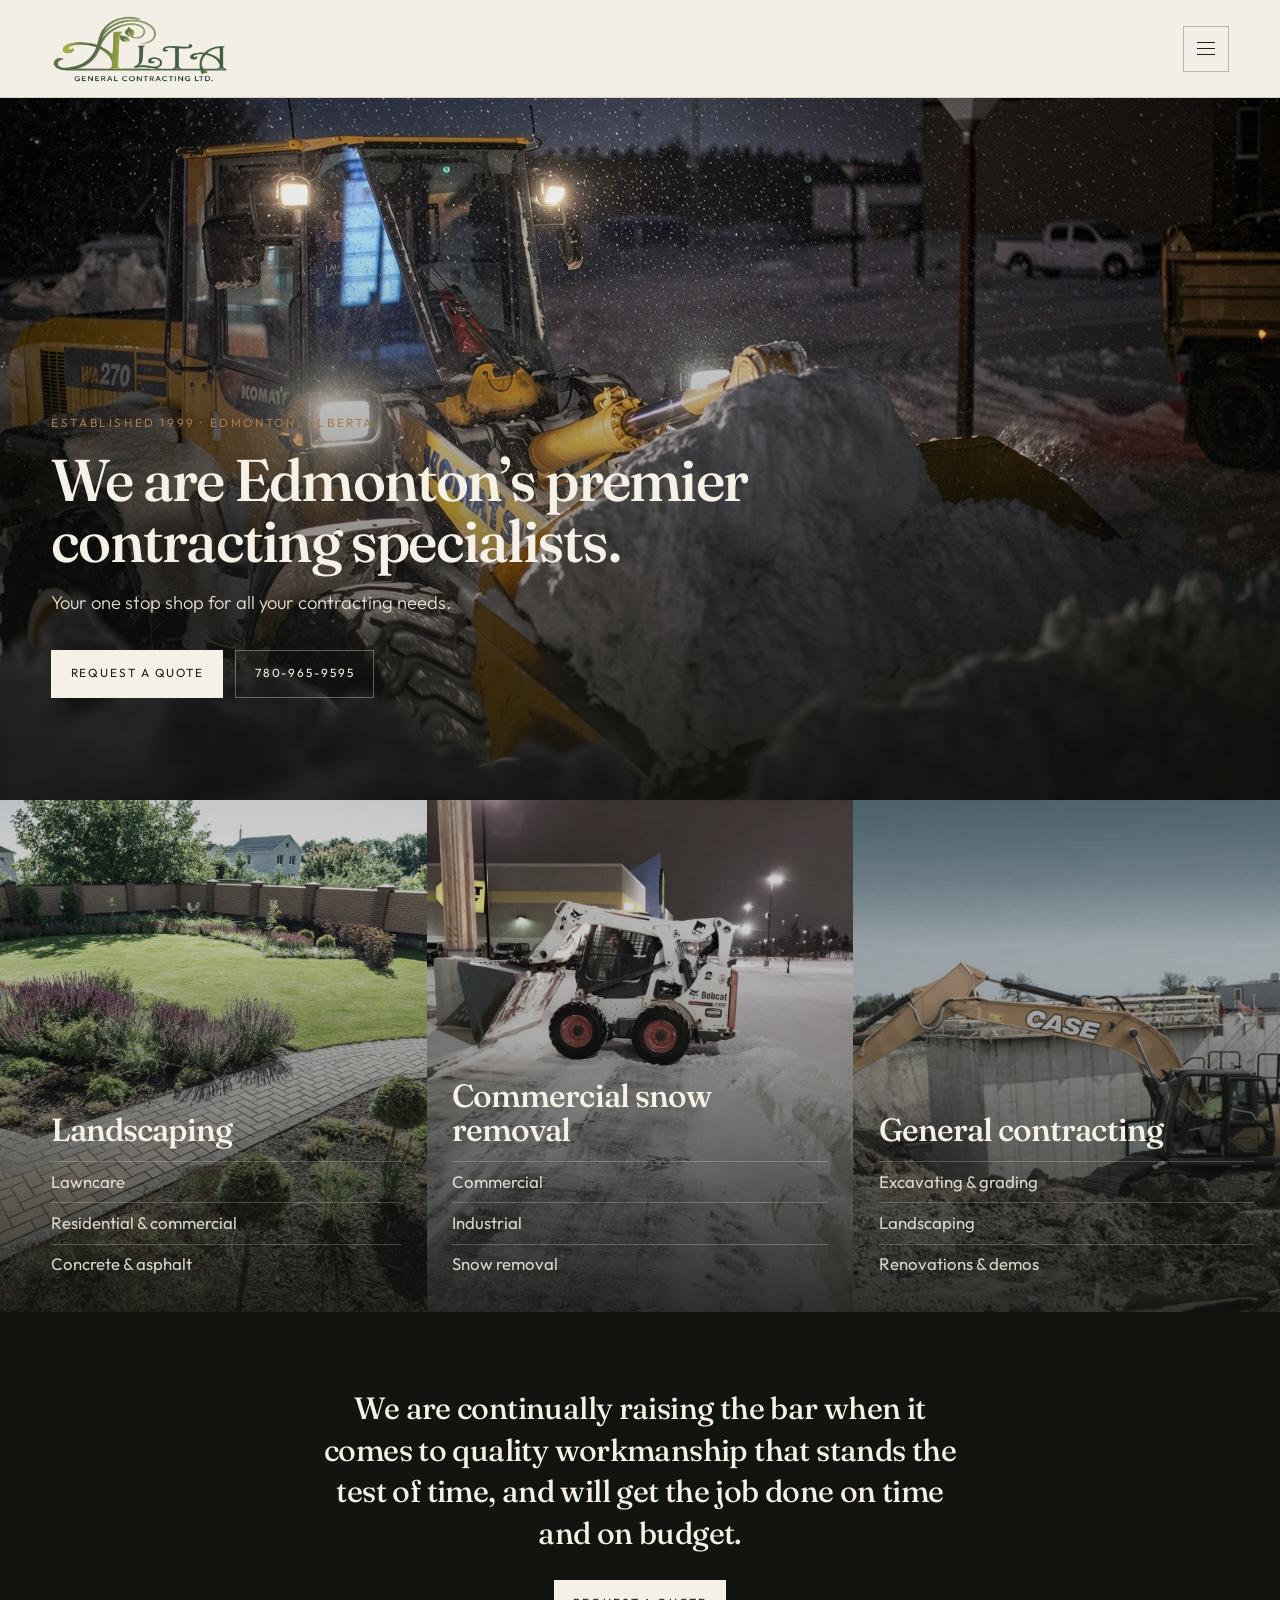
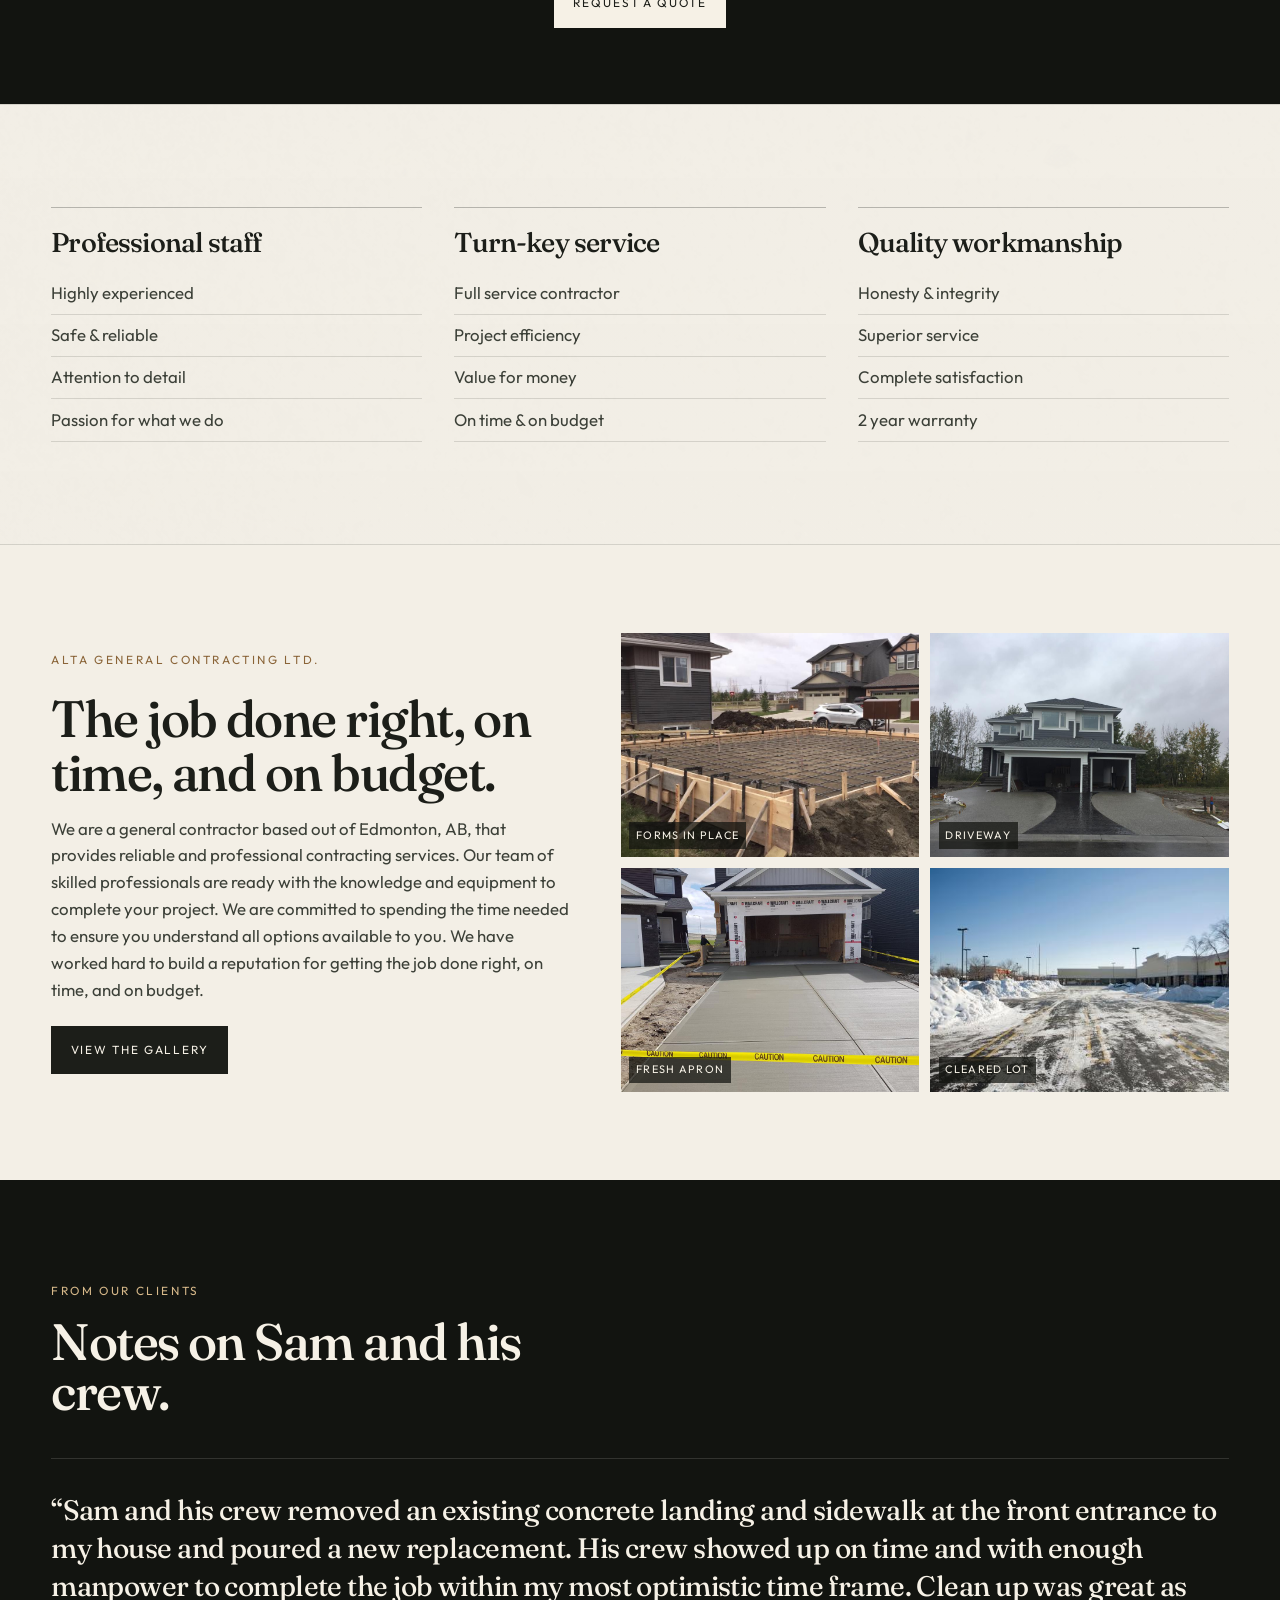
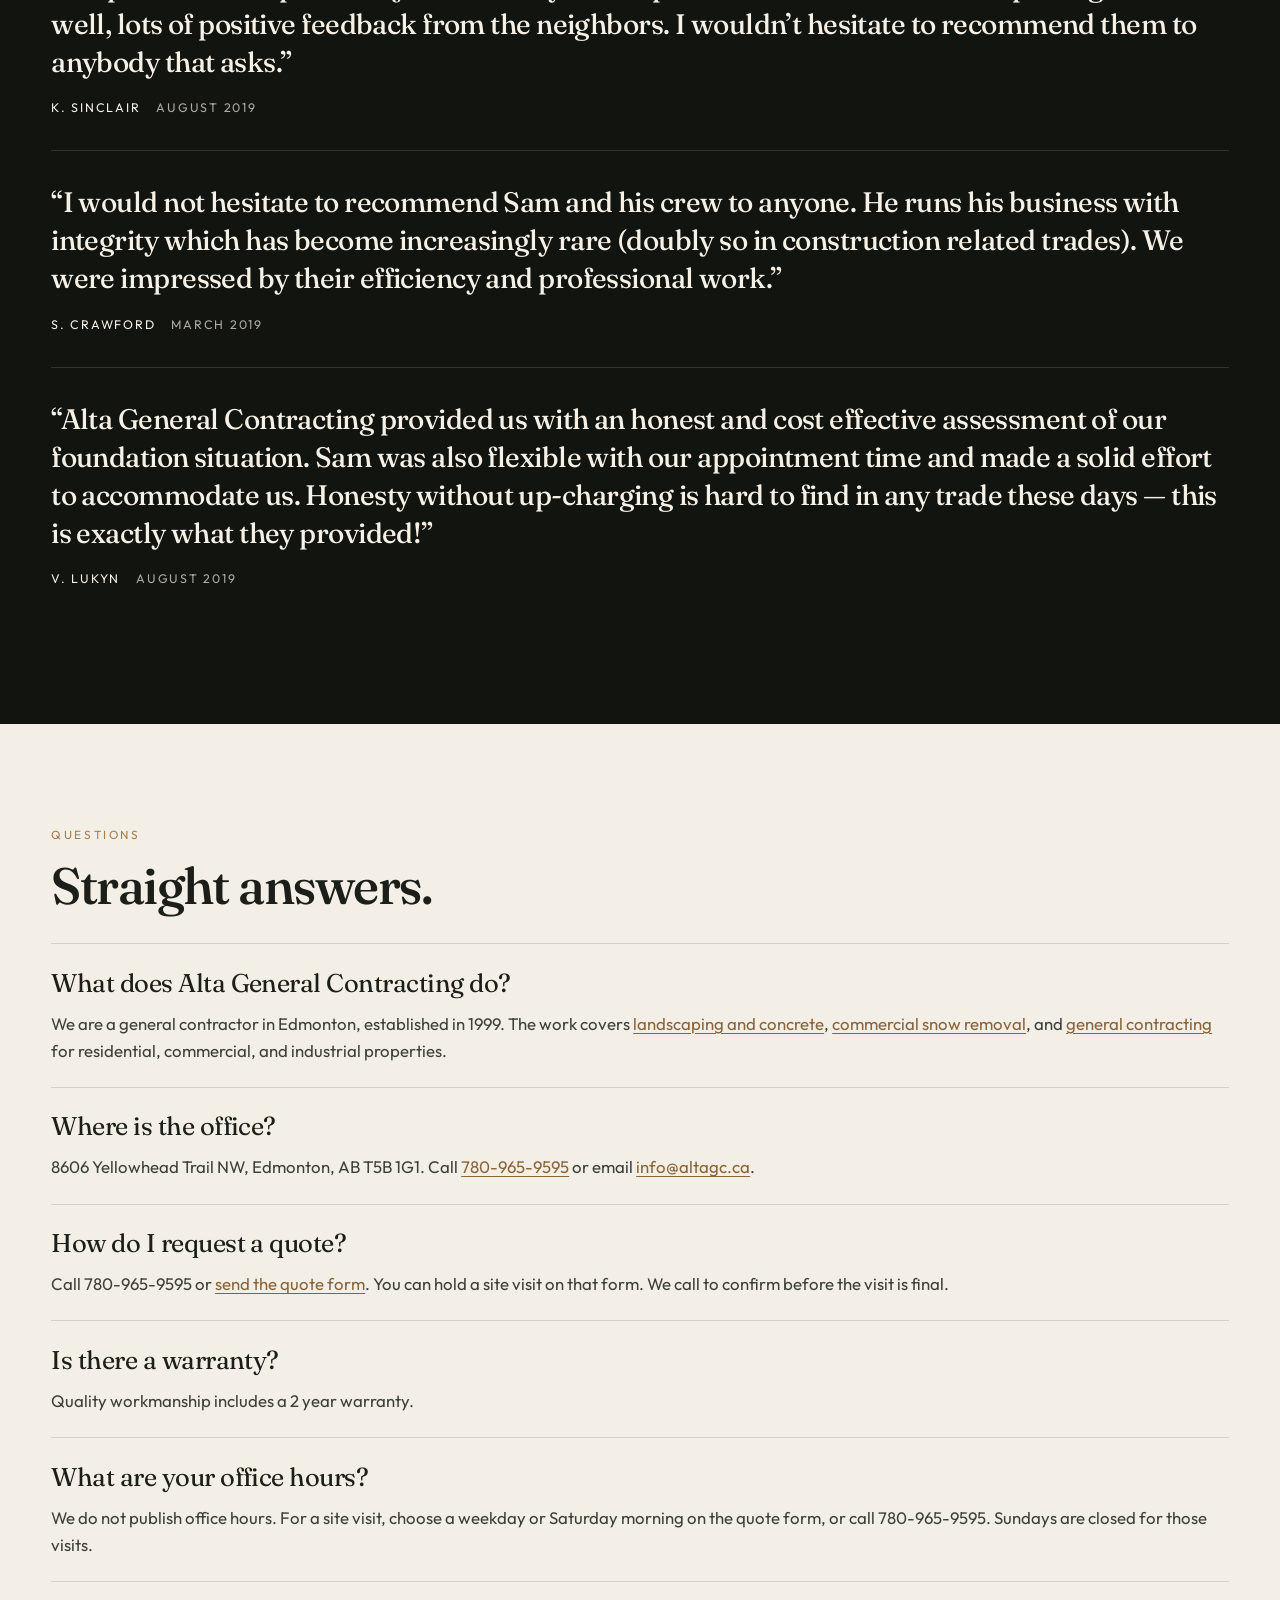
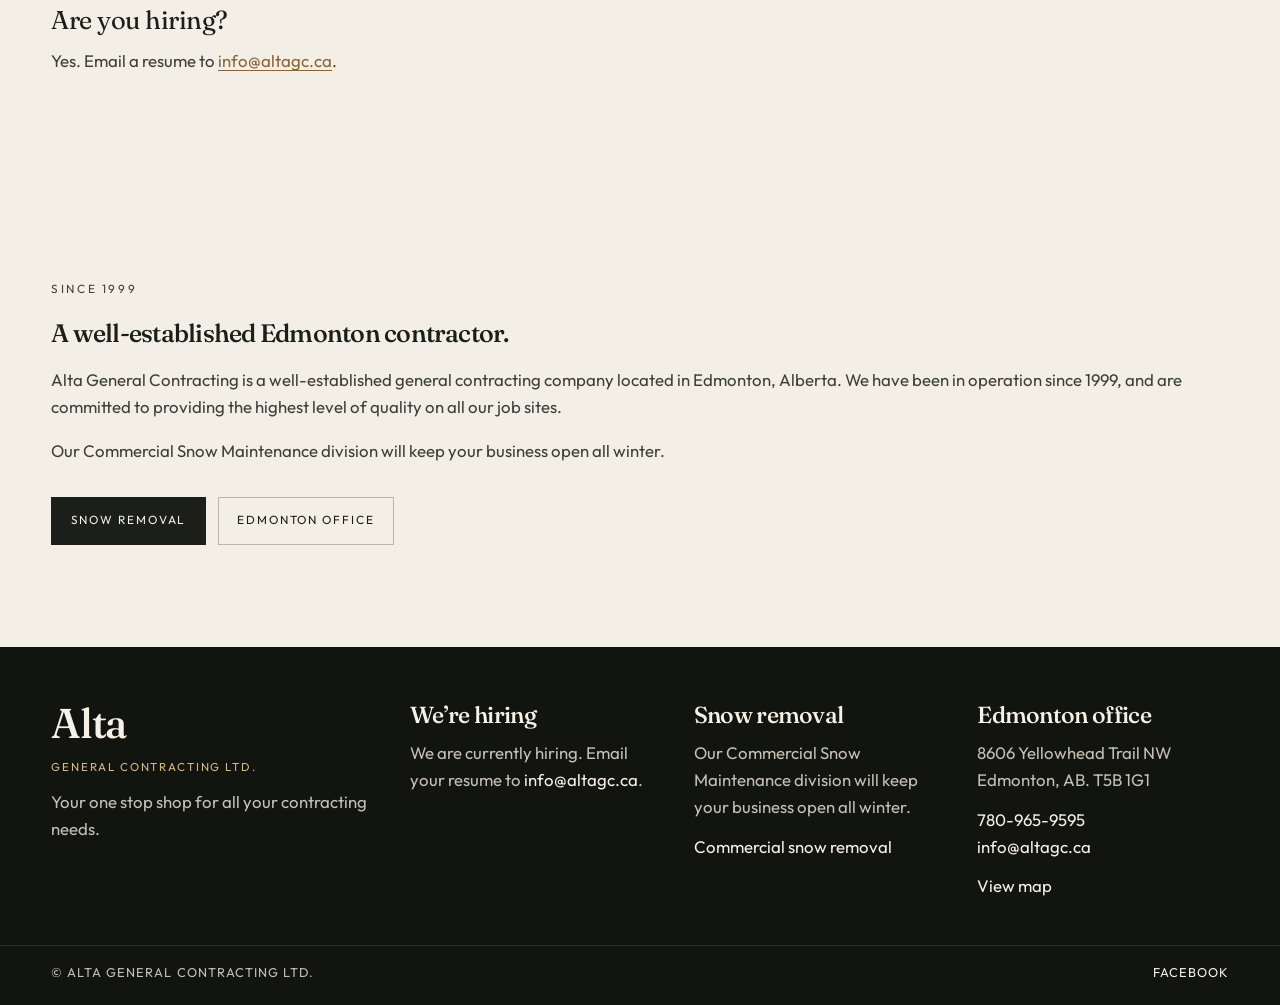
<file: index.html>
<!DOCTYPE html>
<html lang="en-CA">
<head>
  <meta charset="utf-8">
  <meta name="viewport" content="width=device-width, initial-scale=1">
  <title>Alta General Contracting Ltd. | Edmonton</title>
  <meta name="description" content="Alta General Contracting Ltd. is an Edmonton general contractor, established in 1999, for landscaping, concrete, commercial snow removal, and general contracting.">
  <link rel="icon" href="images/logo.png">
  <link rel="preconnect" href="https://fonts.googleapis.com">
  <link rel="preconnect" href="https://fonts.gstatic.com" crossorigin>
  <link href="https://fonts.googleapis.com/css2?family=Fraunces:ital,opsz,wght@0,9..144,460;0,9..144,520;1,9..144,460&family=Outfit:wght@300;400;500&display=swap" rel="stylesheet">
  <link rel="stylesheet" href="css/styles.css">
  <link rel="canonical" href="https://www.altagc.ca/">
  <meta property="og:title" content="Alta General Contracting Ltd. | Edmonton">
  <meta property="og:description" content="Alta General Contracting Ltd. is an Edmonton general contractor, established in 1999, for landscaping, concrete, commercial snow removal, and general contracting.">
  <meta property="og:url" content="https://www.altagc.ca/">
  <meta property="og:type" content="website">
  <meta property="og:locale" content="en_CA">
  <meta property="og:image" content="https://www.altagc.ca/images/snow.jpg">
  <meta property="og:site_name" content="Alta General Contracting Ltd.">
  <script type="application/ld+json">
{
  "@context": "https://schema.org",
  "@graph": [
    {
      "@type": "GeneralContractor",
      "@id": "https://www.altagc.ca/#business",
      "name": "Alta General Contracting Ltd.",
      "url": "https://www.altagc.ca/",
      "image": "https://www.altagc.ca/images/logo.png",
      "logo": "https://www.altagc.ca/images/logo.png",
      "telephone": "+1-780-965-9595",
      "email": "info@altagc.ca",
      "foundingDate": "1999",
      "slogan": "Your one stop shop for all your contracting needs.",
      "description": "Edmonton general contractor established in 1999, for landscaping, concrete, commercial snow removal, and general contracting.",
      "address": {
        "@type": "PostalAddress",
        "streetAddress": "8606 Yellowhead Trail NW",
        "addressLocality": "Edmonton",
        "addressRegion": "AB",
        "postalCode": "T5B 1G1",
        "addressCountry": "CA"
      },
      "geo": {
        "@type": "GeoCoordinates",
        "latitude": 53.58176,
        "longitude": -113.47315
      },
      "areaServed": {
        "@type": "City",
        "name": "Edmonton"
      },
      "sameAs": [
        "https://www.facebook.com/Alta-General-Contracting-1732578796958495/"
      ],
      "hasOfferCatalog": {
        "@type": "OfferCatalog",
        "name": "Contracting services",
        "itemListElement": [
          {
            "@type": "Offer",
            "itemOffered": {
              "@type": "Service",
              "name": "Landscaping",
              "url": "https://www.altagc.ca/landscaping.html"
            }
          },
          {
            "@type": "Offer",
            "itemOffered": {
              "@type": "Service",
              "name": "Commercial snow removal",
              "url": "https://www.altagc.ca/snow.html"
            }
          },
          {
            "@type": "Offer",
            "itemOffered": {
              "@type": "Service",
              "name": "General contracting",
              "url": "https://www.altagc.ca/contracting.html"
            }
          }
        ]
      }
    },
    {
      "@type": "BreadcrumbList",
      "@id": "https://www.altagc.ca/#breadcrumb",
      "itemListElement": [
        {
          "@type": "ListItem",
          "position": 1,
          "name": "Home",
          "item": "https://www.altagc.ca/"
        }
      ]
    },
    {
      "@type": "FAQPage",
      "@id": "https://www.altagc.ca/#faq",
      "mainEntity": [
        {
          "@type": "Question",
          "name": "What does Alta General Contracting do?",
          "acceptedAnswer": {
            "@type": "Answer",
            "text": "We are a general contractor in Edmonton, established in 1999. The work covers landscaping and concrete, commercial snow removal, and general contracting for residential, commercial, and industrial properties."
          }
        },
        {
          "@type": "Question",
          "name": "Where is the office?",
          "acceptedAnswer": {
            "@type": "Answer",
            "text": "8606 Yellowhead Trail NW, Edmonton, AB T5B 1G1. Call 780-965-9595 or email info@altagc.ca."
          }
        },
        {
          "@type": "Question",
          "name": "How do I request a quote?",
          "acceptedAnswer": {
            "@type": "Answer",
            "text": "Call 780-965-9595 or send the quote form. You can hold a site visit on that form. We call to confirm before the visit is final."
          }
        },
        {
          "@type": "Question",
          "name": "Is there a warranty?",
          "acceptedAnswer": {
            "@type": "Answer",
            "text": "Quality workmanship includes a 2 year warranty."
          }
        },
        {
          "@type": "Question",
          "name": "What are your office hours?",
          "acceptedAnswer": {
            "@type": "Answer",
            "text": "We do not publish office hours. For a site visit, choose a weekday or Saturday morning on the quote form, or call 780-965-9595. Sundays are closed for those visits."
          }
        },
        {
          "@type": "Question",
          "name": "Are you hiring?",
          "acceptedAnswer": {
            "@type": "Answer",
            "text": "Yes. Email a resume to info@altagc.ca."
          }
        }
      ]
    }
  ]
}
  </script>
</head>
<body>
  <a class="skip" href="#main">Skip to content</a>
  <header class="site-header">
    <div class="header-inner">
      <a class="brand" href="index.html"><img src="images/logo.png" alt="Alta General Contracting Ltd." width="1140" height="448"></a>
      <button class="nav-toggle" type="button" aria-expanded="false" aria-controls="site-nav">
        <span class="nav-toggle-lines" aria-hidden="true"></span>
        <span class="sr">Menu</span>
      </button>
      <nav id="site-nav" class="site-nav" aria-label="Primary">
        <a href="about.html">About</a>
        <a href="landscaping.html">Landscaping</a>
        <a href="snow.html">Snow Removal</a>
        <a href="contracting.html">Contracting</a>
        <a href="gallery.html">Gallery</a>
        <a href="contact.html">Contact</a>
        <a class="nav-phone" href="tel:7809659595">780-965-9595</a>
        <a class="nav-quote" href="quote.html">Request a Quote</a>
      </nav>
    </div>
  </header>

  <main id="main">
    <section class="hero">
      <figure class="hero-photo">
        <img src="images/snow.jpg" alt="Wheel loader clearing snow from a commercial lot at night" width="1280" height="720" fetchpriority="high">
      </figure>
      <div class="hero-copy">
        <p class="eyebrow">Established 1999 · Edmonton, Alberta</p>
        <h1>We are Edmonton’s premier contracting specialists.</h1>
        <p class="lede">Your one stop shop for all your contracting needs.</p>
        <div class="hero-actions">
          <a class="btn" href="quote.html">Request a quote</a>
          <a class="btn ghost" href="tel:7809659595">780-965-9595</a>
        </div>
      </div>
    </section>

    <section class="services" aria-label="Services">
      <a href="landscaping.html">
        <img src="images/gallery/19.jpg" alt="" width="1024" height="576">
        <span class="service-copy">
          <h2>Landscaping</h2>
          <ul>
            <li>Lawncare</li>
            <li>Residential &amp; commercial</li>
            <li>Concrete &amp; asphalt</li>
          </ul>
        </span>
      </a>
      <a href="snow.html">
        <img src="images/gallery/13.jpg" alt="" width="1024" height="768">
        <span class="service-copy">
          <h2>Commercial snow removal</h2>
          <ul>
            <li>Commercial</li>
            <li>Industrial</li>
            <li>Snow removal</li>
          </ul>
        </span>
      </a>
      <a href="contracting.html">
        <img src="images/gallery/23.jpg" alt="" width="1024" height="684">
        <span class="service-copy">
          <h2>General contracting</h2>
          <ul>
            <li>Excavating &amp; grading</li>
            <li>Landscaping</li>
            <li>Renovations &amp; demos</li>
          </ul>
        </span>
      </a>
    </section>

    <section class="quote-band">
      <p>We are continually raising the bar when it comes to quality workmanship that stands the test of time, and will get the job done on time and on budget.</p>
      <a class="btn" href="quote.html">Request a quote</a>
    </section>

    <section class="standard">
      <div class="section">
        <div class="pillars">
          <article class="pillar">
            <h3>Professional staff</h3>
            <ul>
              <li>Highly experienced</li>
              <li>Safe &amp; reliable</li>
              <li>Attention to detail</li>
              <li>Passion for what we do</li>
            </ul>
          </article>
          <article class="pillar">
            <h3>Turn-key service</h3>
            <ul>
              <li>Full service contractor</li>
              <li>Project efficiency</li>
              <li>Value for money</li>
              <li>On time &amp; on budget</li>
            </ul>
          </article>
          <article class="pillar">
            <h3>Quality workmanship</h3>
            <ul>
              <li>Honesty &amp; integrity</li>
              <li>Superior service</li>
              <li>Complete satisfaction</li>
              <li>2 year warranty</li>
            </ul>
          </article>
        </div>
      </div>
    </section>

    <section class="proof">
      <div class="proof-copy">
        <p class="eyebrow">Alta General Contracting Ltd.</p>
        <h2>The job done right, on time, and on budget.</h2>
        <p>We are a general contractor based out of Edmonton, AB, that provides reliable and professional contracting services. Our team of skilled professionals are ready with the knowledge and equipment to complete your project. We are committed to spending the time needed to ensure you understand all options available to you. We have worked hard to build a reputation for getting the job done right, on time, and on budget.</p>
        <a class="btn dark" href="gallery.html">View the gallery</a>
      </div>
      <div class="proof-grid">
        <a href="gallery.html">
          <img src="images/gallery/05.jpg" alt="Concrete forms set for a pour beside a new house" width="1024" height="575">
          <span>Forms in place</span>
        </a>
        <a href="gallery.html">
          <img src="images/gallery/01.jpg" alt="New house with a concrete driveway and front walk" width="1024" height="768">
          <span>Driveway</span>
        </a>
        <a href="gallery.html">
          <img src="images/gallery/07.jpg" alt="Fresh concrete garage apron with caution tape" width="1024" height="768">
          <span>Fresh apron</span>
        </a>
        <a href="gallery.html">
          <img src="images/gallery/14.jpg" alt="Cleared shopping plaza parking lot with snow piles" width="478" height="319">
          <span>Cleared lot</span>
        </a>
      </div>
    </section>

    <section class="reviews">
      <div class="section">
        <p class="eyebrow">From our clients</p>
        <h2 class="display">Notes on Sam and his crew.</h2>
        <div class="quote-list">
          <article class="quote">
            <blockquote>“Sam and his crew removed an existing concrete landing and sidewalk at the front entrance to my house and poured a new replacement. His crew showed up on time and with enough manpower to complete the job within my most optimistic time frame. Clean up was great as well, lots of positive feedback from the neighbors. I wouldn’t hesitate to recommend them to anybody that asks.”</blockquote>
            <footer>
              <cite>K. Sinclair</cite>
              <span>August 2019</span>
            </footer>
          </article>
          <article class="quote">
            <blockquote>“I would not hesitate to recommend Sam and his crew to anyone. He runs his business with integrity which has become increasingly rare (doubly so in construction related trades). We were impressed by their efficiency and professional work.”</blockquote>
            <footer>
              <cite>S. Crawford</cite>
              <span>March 2019</span>
            </footer>
          </article>
          <article class="quote">
            <blockquote>“Alta General Contracting provided us with an honest and cost effective assessment of our foundation situation. Sam was also flexible with our appointment time and made a solid effort to accommodate us. Honesty without up-charging is hard to find in any trade these days — this is exactly what they provided!”</blockquote>
            <footer>
              <cite>V. Lukyn</cite>
              <span>August 2019</span>
            </footer>
          </article>
        </div>
      </div>
    </section>

    <section class="section faq" aria-labelledby="faq-title">
      <p class="eyebrow">Questions</p>
      <h2 id="faq-title" class="display">Straight answers.</h2>
      <dl class="faq-list">
        <div>
          <dt>What does Alta General Contracting do?</dt>
          <dd>We are a general contractor in Edmonton, established in 1999. The work covers <a href="landscaping.html">landscaping and concrete</a>, <a href="snow.html">commercial snow removal</a>, and <a href="contracting.html">general contracting</a> for residential, commercial, and industrial properties.</dd>
        </div>
        <div>
          <dt>Where is the office?</dt>
          <dd>8606 Yellowhead Trail NW, Edmonton, AB T5B 1G1. Call <a href="tel:7809659595">780-965-9595</a> or email <a href="mailto:info@altagc.ca">info@altagc.ca</a>.</dd>
        </div>
        <div>
          <dt>How do I request a quote?</dt>
          <dd>Call 780-965-9595 or <a href="quote.html">send the quote form</a>. You can hold a site visit on that form. We call to confirm before the visit is final.</dd>
        </div>
        <div>
          <dt>Is there a warranty?</dt>
          <dd>Quality workmanship includes a 2 year warranty.</dd>
        </div>
        <div>
          <dt>What are your office hours?</dt>
          <dd>We do not publish office hours. For a site visit, choose a weekday or Saturday morning on the quote form, or call 780-965-9595. Sundays are closed for those visits.</dd>
        </div>
        <div>
          <dt>Are you hiring?</dt>
          <dd>Yes. Email a resume to <a href="mailto:info@altagc.ca">info@altagc.ca</a>.</dd>
        </div>
      </dl>
    </section>

    <section class="section">
      <div class="prose">
        <p class="eyebrow">Since 1999</p>
        <h2>A well-established Edmonton contractor.</h2>
        <p>Alta General Contracting is a well-established general contracting company located in Edmonton, Alberta. We have been in operation since 1999, and are committed to providing the highest level of quality on all our job sites.</p>
        <p>Our Commercial Snow Maintenance division will keep your business open all winter.</p>
        <div class="hero-actions">
          <a class="btn dark" href="snow.html">Snow removal</a>
          <a class="btn ghost-dark" href="contact.html">Edmonton office</a>
        </div>
      </div>
    </section>
  </main>

  <footer class="site-footer">
    <div class="footer-inner">
      <div class="footer-brand">
        <p class="footer-name">Alta</p>
        <p>General Contracting Ltd.</p>
        <p>Your one stop shop for all your contracting needs.</p>
      </div>
      <div>
        <h2>We’re hiring</h2>
        <p>We are currently hiring. Email your resume to <a href="mailto:info@altagc.ca">info@altagc.ca</a>.</p>
      </div>
      <div>
        <h2>Snow removal</h2>
        <p>Our Commercial Snow Maintenance division will keep your business open all winter.</p>
        <p><a href="snow.html">Commercial snow removal</a></p>
      </div>
      <div>
        <h2>Edmonton office</h2>
        <p>8606 Yellowhead Trail NW<br>Edmonton, AB. T5B 1G1</p>
        <p><a href="tel:7809659595">780-965-9595</a><br><a href="mailto:info@altagc.ca">info@altagc.ca</a></p>
        <p><a href="https://www.google.com/maps/place/8606+Yellowhead+Trail,+Edmonton,+AB+T5B+1G1/@53.58176,-113.47315,17z" rel="noopener">View map</a></p>
      </div>
    </div>
    <div class="subfooter">
      <span>© Alta General Contracting Ltd.</span>
      <a href="https://www.facebook.com/Alta-General-Contracting-1732578796958495/" rel="noopener">Facebook</a>
    </div>
  </footer>
  <script src="js/site.js"></script>
</body>
</html>
</file>
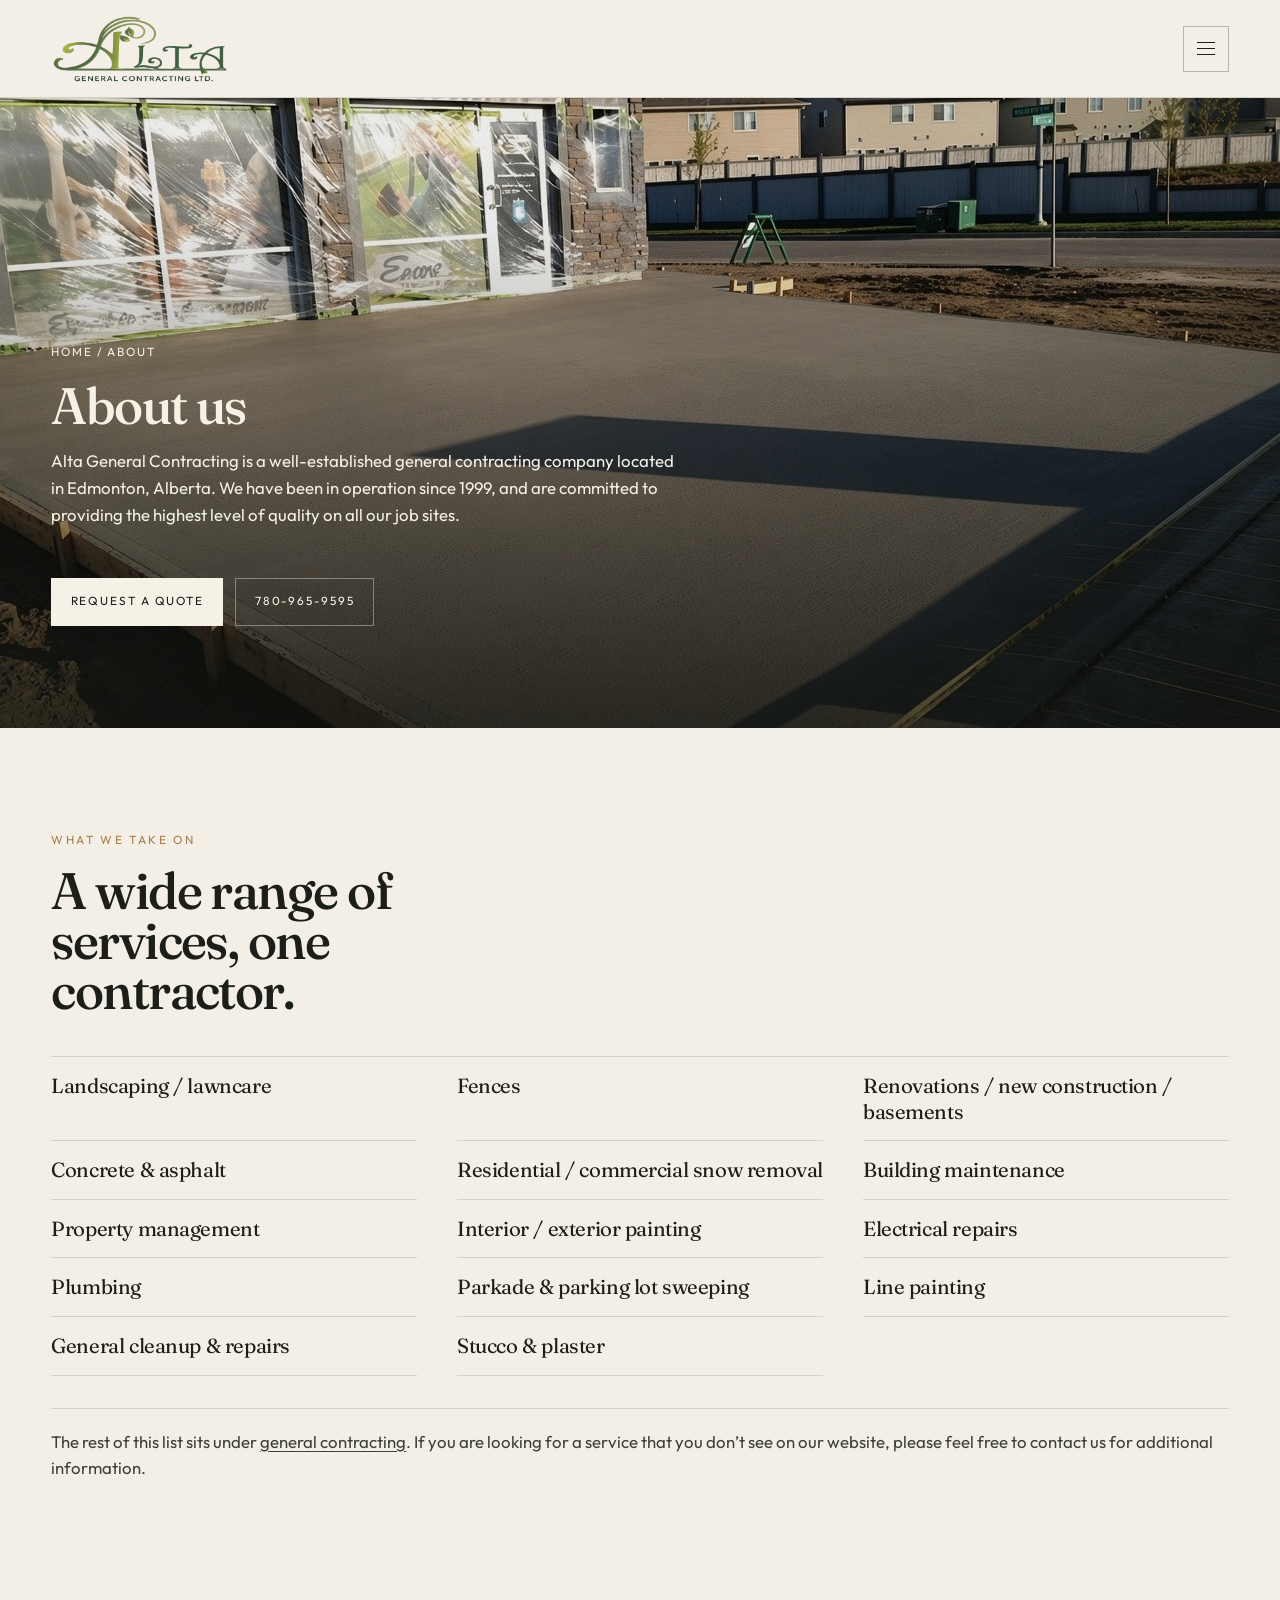
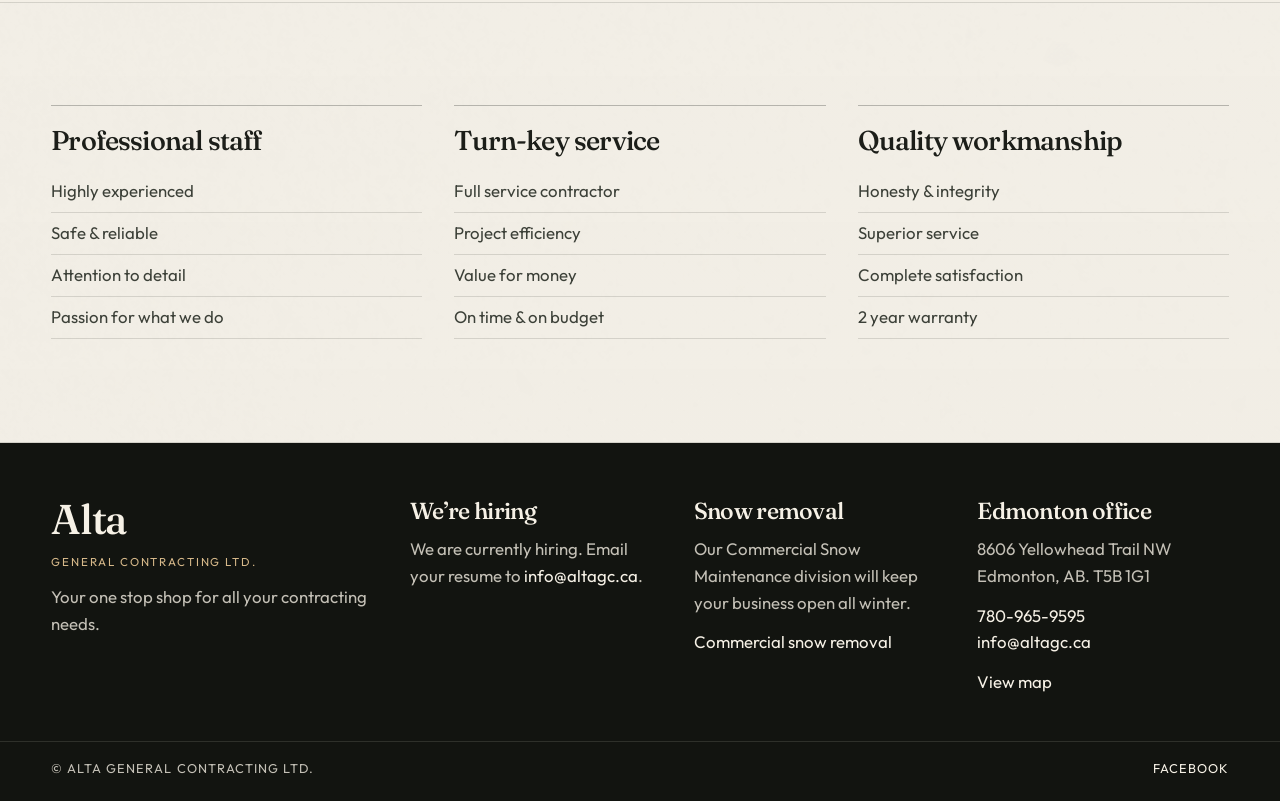
<file: about.html>
<!DOCTYPE html>
<html lang="en-CA">
<head>
  <meta charset="utf-8">
  <meta name="viewport" content="width=device-width, initial-scale=1">
  <title>About Us | Alta General Contracting Ltd.</title>
  <meta name="description" content="Alta General Contracting has operated in Edmonton since 1999, with landscaping, snow removal, renovations, concrete, maintenance, and the trades under one contractor.">
  <link rel="icon" href="images/logo.png">
  <link rel="preconnect" href="https://fonts.googleapis.com">
  <link rel="preconnect" href="https://fonts.gstatic.com" crossorigin>
  <link href="https://fonts.googleapis.com/css2?family=Fraunces:ital,opsz,wght@0,9..144,460;0,9..144,520;1,9..144,460&family=Outfit:wght@300;400;500&display=swap" rel="stylesheet">
  <link rel="stylesheet" href="css/styles.css">
  <link rel="canonical" href="https://www.altagc.ca/about.html">
  <meta property="og:title" content="About Us | Alta General Contracting Ltd.">
  <meta property="og:description" content="Alta General Contracting has operated in Edmonton since 1999, with landscaping, snow removal, renovations, concrete, maintenance, and the trades under one contractor.">
  <meta property="og:url" content="https://www.altagc.ca/about.html">
  <meta property="og:type" content="website">
  <meta property="og:locale" content="en_CA">
  <meta property="og:image" content="https://www.altagc.ca/images/snow.jpg">
  <meta property="og:site_name" content="Alta General Contracting Ltd.">
  <script type="application/ld+json">
{
  "@context": "https://schema.org",
  "@graph": [
    {
      "@type": "GeneralContractor",
      "@id": "https://www.altagc.ca/#business",
      "name": "Alta General Contracting Ltd.",
      "url": "https://www.altagc.ca/",
      "image": "https://www.altagc.ca/images/logo.png",
      "logo": "https://www.altagc.ca/images/logo.png",
      "telephone": "+1-780-965-9595",
      "email": "info@altagc.ca",
      "foundingDate": "1999",
      "slogan": "Your one stop shop for all your contracting needs.",
      "description": "Edmonton general contractor established in 1999, for landscaping, concrete, commercial snow removal, and general contracting.",
      "address": {
        "@type": "PostalAddress",
        "streetAddress": "8606 Yellowhead Trail NW",
        "addressLocality": "Edmonton",
        "addressRegion": "AB",
        "postalCode": "T5B 1G1",
        "addressCountry": "CA"
      },
      "geo": {
        "@type": "GeoCoordinates",
        "latitude": 53.58176,
        "longitude": -113.47315
      },
      "areaServed": {
        "@type": "City",
        "name": "Edmonton"
      },
      "sameAs": [
        "https://www.facebook.com/Alta-General-Contracting-1732578796958495/"
      ],
      "hasOfferCatalog": {
        "@type": "OfferCatalog",
        "name": "Contracting services",
        "itemListElement": [
          {
            "@type": "Offer",
            "itemOffered": {
              "@type": "Service",
              "name": "Landscaping",
              "url": "https://www.altagc.ca/landscaping.html"
            }
          },
          {
            "@type": "Offer",
            "itemOffered": {
              "@type": "Service",
              "name": "Commercial snow removal",
              "url": "https://www.altagc.ca/snow.html"
            }
          },
          {
            "@type": "Offer",
            "itemOffered": {
              "@type": "Service",
              "name": "General contracting",
              "url": "https://www.altagc.ca/contracting.html"
            }
          }
        ]
      }
    },
    {
      "@type": "BreadcrumbList",
      "@id": "https://www.altagc.ca/about.html#breadcrumb",
      "itemListElement": [
        {
          "@type": "ListItem",
          "position": 1,
          "name": "Home",
          "item": "https://www.altagc.ca/"
        },
        {
          "@type": "ListItem",
          "position": 2,
          "name": "About",
          "item": "https://www.altagc.ca/about.html"
        }
      ]
    }
  ]
}
  </script>
</head>
<body>
  <a class="skip" href="#main">Skip to content</a>
  <header class="site-header">
    <div class="header-inner">
      <a class="brand" href="index.html"><img src="images/logo.png" alt="Alta General Contracting Ltd." width="1140" height="448"></a>
      <button class="nav-toggle" type="button" aria-expanded="false" aria-controls="site-nav">
        <span class="nav-toggle-lines" aria-hidden="true"></span>
        <span class="sr">Menu</span>
      </button>
      <nav id="site-nav" class="site-nav" aria-label="Primary">
        <a href="about.html" aria-current="page">About</a>
        <a href="landscaping.html">Landscaping</a>
        <a href="snow.html">Snow Removal</a>
        <a href="contracting.html">Contracting</a>
        <a href="gallery.html">Gallery</a>
        <a href="contact.html">Contact</a>
        <a class="nav-phone" href="tel:7809659595">780-965-9595</a>
        <a class="nav-quote" href="quote.html">Request a Quote</a>
      </nav>
    </div>
  </header>
  <main id="main">
    <section class="banner">
      <div class="banner-copy">
        <p class="crumbs"><a href="index.html">Home</a> / About</p>
        <h1>About us</h1>
        <p>Alta General Contracting is a well-established general contracting company located in Edmonton, Alberta. We have been in operation since 1999, and are committed to providing the highest level of quality on all our job sites.</p>
        <div class="banner-actions">
          <a class="btn dark" href="quote.html">Request a quote</a>
          <a class="btn ghost-dark" href="tel:7809659595">780-965-9595</a>
        </div>
      </div>
      <figure class="banner-photo">
        <img src="images/concrete-pad.jpg" alt="Freshly finished concrete pad beside a house under construction">
      </figure>
    </section>
    <section class="section">
      <p class="eyebrow">What we take on</p>
      <h2 class="display">A wide range of services, one contractor.</h2>
      <div class="scope">
        <a href="landscaping.html">Landscaping / lawncare</a>
        <a href="contracting.html">Fences</a>
        <a href="contracting.html">Renovations / new construction / basements</a>
        <a href="landscaping.html">Concrete &amp; asphalt</a>
        <a href="snow.html">Residential / commercial snow removal</a>
        <a href="contracting.html">Building maintenance</a>
        <a href="contracting.html">Property management</a>
        <a href="contracting.html">Interior / exterior painting</a>
        <a href="contracting.html">Electrical repairs</a>
        <a href="contracting.html">Plumbing</a>
        <a href="contracting.html">Parkade &amp; parking lot sweeping</a>
        <a href="contracting.html">Line painting</a>
        <a href="contracting.html">General cleanup &amp; repairs</a>
        <a href="contracting.html">Stucco &amp; plaster</a>
      </div>
      <p class="note">The rest of this list sits under <a href="contracting.html">general contracting</a>. If you are looking for a service that you don’t see on our website, please feel free to contact us for additional information.</p>
    </section>
    <section class="standard">
      <div class="section">
        <div class="pillars">
          <article class="pillar">
            <h3>Professional staff</h3>
            <ul>
              <li>Highly experienced</li>
              <li>Safe &amp; reliable</li>
              <li>Attention to detail</li>
              <li>Passion for what we do</li>
            </ul>
          </article>
          <article class="pillar">
            <h3>Turn-key service</h3>
            <ul>
              <li>Full service contractor</li>
              <li>Project efficiency</li>
              <li>Value for money</li>
              <li>On time &amp; on budget</li>
            </ul>
          </article>
          <article class="pillar">
            <h3>Quality workmanship</h3>
            <ul>
              <li>Honesty &amp; integrity</li>
              <li>Superior service</li>
              <li>Complete satisfaction</li>
              <li>2 year warranty</li>
            </ul>
          </article>
        </div>
      </div>
    </section>
  </main>
  <footer class="site-footer">
    <div class="footer-inner">
      <div class="footer-brand">
        <p class="footer-name">Alta</p>
        <p>General Contracting Ltd.</p>
        <p>Your one stop shop for all your contracting needs.</p>
      </div>
      <div>
        <h2>We’re hiring</h2>
        <p>We are currently hiring. Email your resume to <a href="mailto:info@altagc.ca">info@altagc.ca</a>.</p>
      </div>
      <div>
        <h2>Snow removal</h2>
        <p>Our Commercial Snow Maintenance division will keep your business open all winter.</p>
        <p><a href="snow.html">Commercial snow removal</a></p>
      </div>
      <div>
        <h2>Edmonton office</h2>
        <p>8606 Yellowhead Trail NW<br>Edmonton, AB. T5B 1G1</p>
        <p><a href="tel:7809659595">780-965-9595</a><br><a href="mailto:info@altagc.ca">info@altagc.ca</a></p>
        <p><a href="https://www.google.com/maps/place/8606+Yellowhead+Trail,+Edmonton,+AB+T5B+1G1/@53.58176,-113.47315,17z" rel="noopener">View map</a></p>
      </div>
    </div>
    <div class="subfooter">
      <span>© Alta General Contracting Ltd.</span>
      <a href="https://www.facebook.com/Alta-General-Contracting-1732578796958495/" rel="noopener">Facebook</a>
    </div>
  </footer>
  <script src="js/site.js"></script>
</body>
</html>
</file>
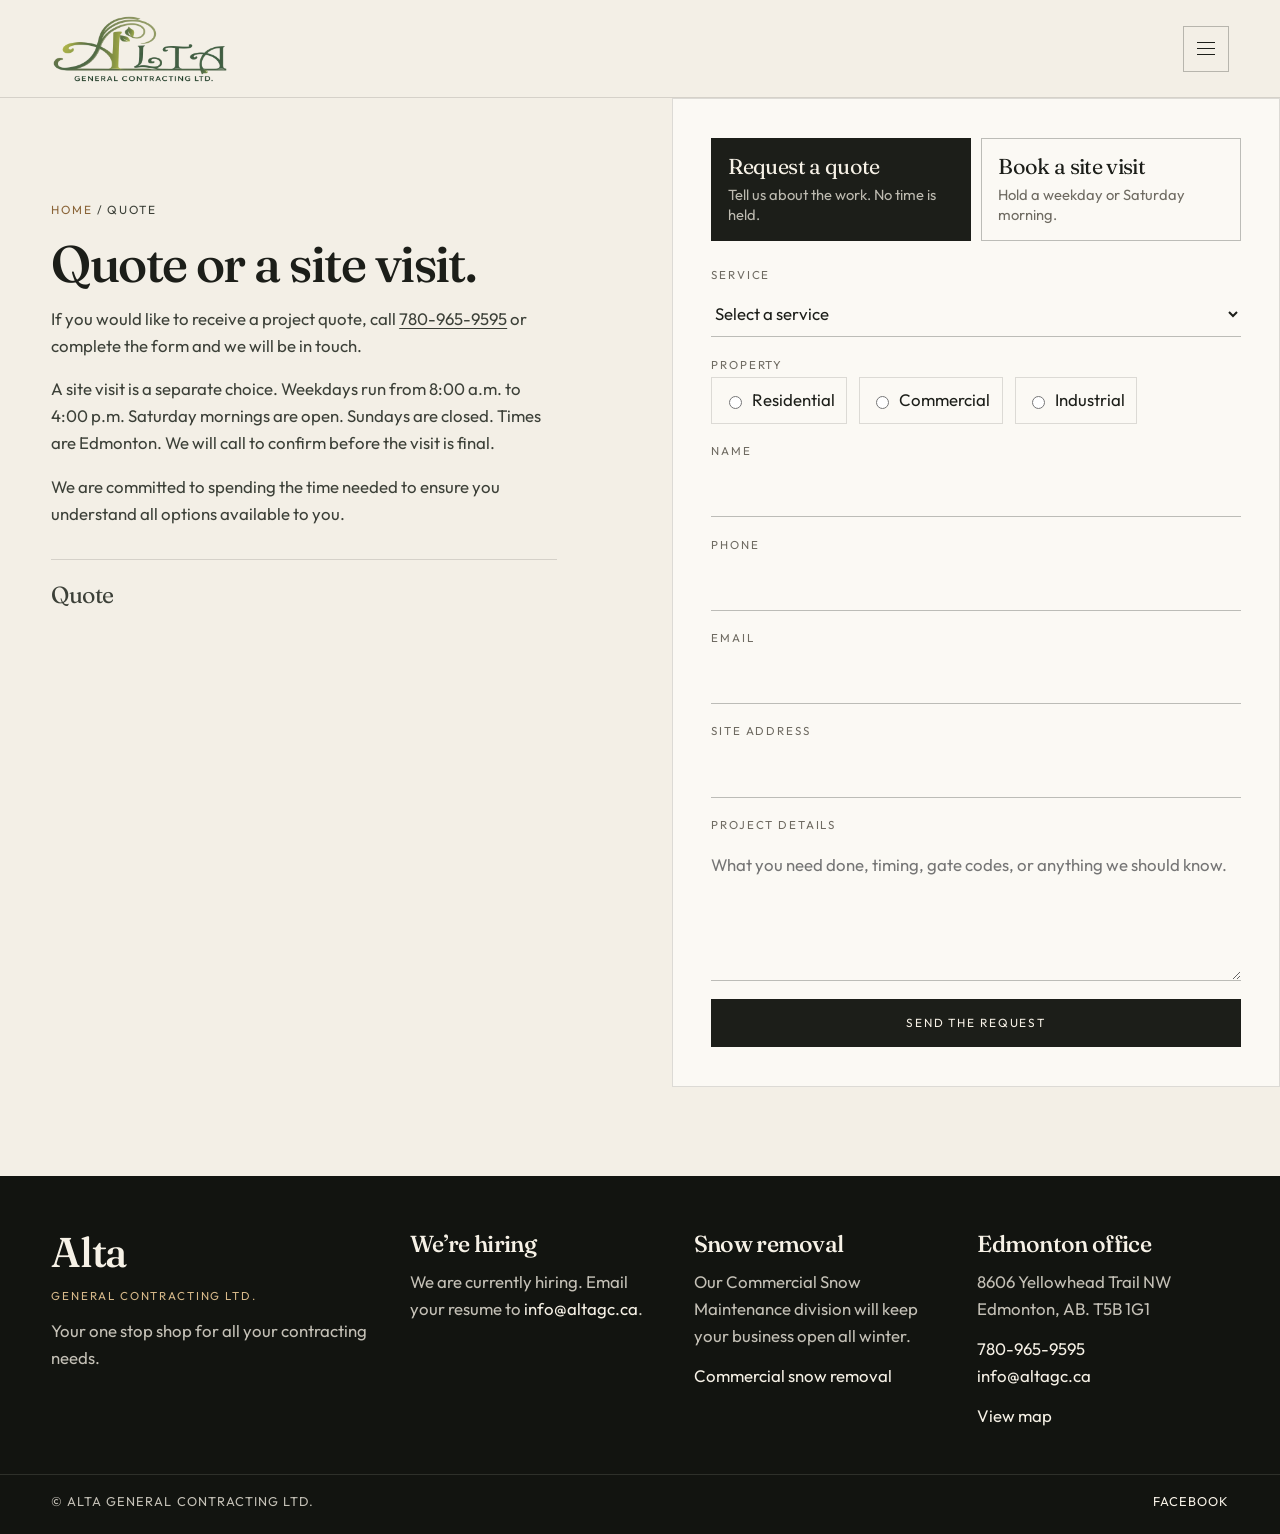
<file: book.html>
<!DOCTYPE html>
<html lang="en-CA">
<head>
  <meta charset="utf-8">
  <meta name="robots" content="noindex">
  <meta http-equiv="refresh" content="0; url=quote.html">
  <link rel="canonical" href="https://www.altagc.ca/quote.html">
  <title>Request a Quote | Alta General Contracting Ltd.</title>
  <script>location.replace("quote.html");</script>
</head>
<body>
  <p><a href="quote.html">Request a quote</a></p>
</body>
</html>
</file>
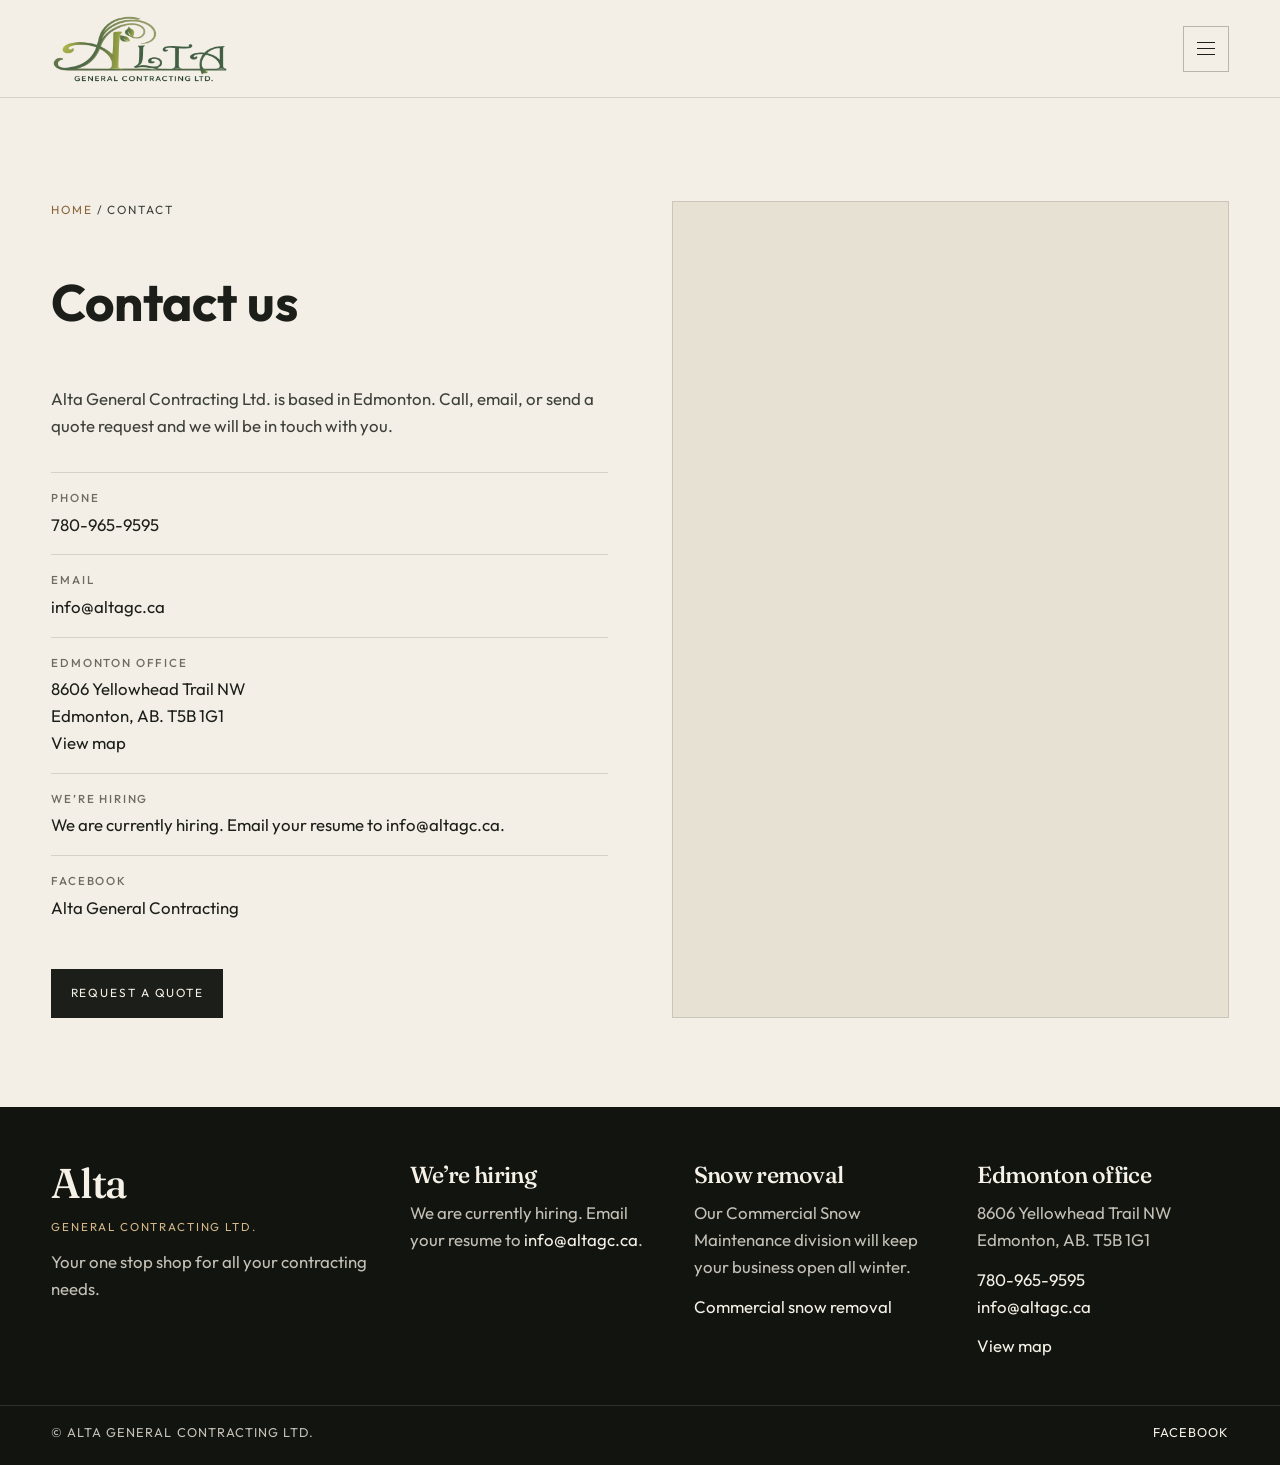
<file: contact.html>
<!DOCTYPE html>
<html lang="en-CA">
<head>
  <meta charset="utf-8">
  <meta name="viewport" content="width=device-width, initial-scale=1">
  <title>Contact Us | Alta General Contracting Ltd.</title>
  <meta name="description" content="Contact Alta General Contracting Ltd. at 8606 Yellowhead Trail NW, Edmonton. Call 780-965-9595 or email info@altagc.ca.">
  <link rel="icon" href="images/logo.png">
  <link rel="preconnect" href="https://fonts.googleapis.com">
  <link rel="preconnect" href="https://fonts.gstatic.com" crossorigin>
  <link href="https://fonts.googleapis.com/css2?family=Fraunces:ital,opsz,wght@0,9..144,460;0,9..144,520;1,9..144,460&family=Outfit:wght@300;400;500&display=swap" rel="stylesheet">
  <link rel="stylesheet" href="css/styles.css">
  <link rel="canonical" href="https://www.altagc.ca/contact.html">
  <meta property="og:title" content="Contact Us | Alta General Contracting Ltd.">
  <meta property="og:description" content="Contact Alta General Contracting Ltd. at 8606 Yellowhead Trail NW, Edmonton. Call 780-965-9595 or email info@altagc.ca.">
  <meta property="og:url" content="https://www.altagc.ca/contact.html">
  <meta property="og:type" content="website">
  <meta property="og:locale" content="en_CA">
  <meta property="og:image" content="https://www.altagc.ca/images/snow.jpg">
  <meta property="og:site_name" content="Alta General Contracting Ltd.">
  <script type="application/ld+json">
{
  "@context": "https://schema.org",
  "@graph": [
    {
      "@type": "GeneralContractor",
      "@id": "https://www.altagc.ca/#business",
      "name": "Alta General Contracting Ltd.",
      "url": "https://www.altagc.ca/",
      "image": "https://www.altagc.ca/images/logo.png",
      "logo": "https://www.altagc.ca/images/logo.png",
      "telephone": "+1-780-965-9595",
      "email": "info@altagc.ca",
      "foundingDate": "1999",
      "slogan": "Your one stop shop for all your contracting needs.",
      "description": "Edmonton general contractor established in 1999, for landscaping, concrete, commercial snow removal, and general contracting.",
      "address": {
        "@type": "PostalAddress",
        "streetAddress": "8606 Yellowhead Trail NW",
        "addressLocality": "Edmonton",
        "addressRegion": "AB",
        "postalCode": "T5B 1G1",
        "addressCountry": "CA"
      },
      "geo": {
        "@type": "GeoCoordinates",
        "latitude": 53.58176,
        "longitude": -113.47315
      },
      "areaServed": {
        "@type": "City",
        "name": "Edmonton"
      },
      "sameAs": [
        "https://www.facebook.com/Alta-General-Contracting-1732578796958495/"
      ],
      "hasOfferCatalog": {
        "@type": "OfferCatalog",
        "name": "Contracting services",
        "itemListElement": [
          {
            "@type": "Offer",
            "itemOffered": {
              "@type": "Service",
              "name": "Landscaping",
              "url": "https://www.altagc.ca/landscaping.html"
            }
          },
          {
            "@type": "Offer",
            "itemOffered": {
              "@type": "Service",
              "name": "Commercial snow removal",
              "url": "https://www.altagc.ca/snow.html"
            }
          },
          {
            "@type": "Offer",
            "itemOffered": {
              "@type": "Service",
              "name": "General contracting",
              "url": "https://www.altagc.ca/contracting.html"
            }
          }
        ]
      }
    },
    {
      "@type": "BreadcrumbList",
      "@id": "https://www.altagc.ca/contact.html#breadcrumb",
      "itemListElement": [
        {
          "@type": "ListItem",
          "position": 1,
          "name": "Home",
          "item": "https://www.altagc.ca/"
        },
        {
          "@type": "ListItem",
          "position": 2,
          "name": "Contact",
          "item": "https://www.altagc.ca/contact.html"
        }
      ]
    }
  ]
}
  </script>
</head>
<body>
  <a class="skip" href="#main">Skip to content</a>
  <header class="site-header">
    <div class="header-inner">
      <a class="brand" href="index.html"><img src="images/logo.png" alt="Alta General Contracting Ltd." width="1140" height="448"></a>
      <button class="nav-toggle" type="button" aria-expanded="false" aria-controls="site-nav">
        <span class="nav-toggle-lines" aria-hidden="true"></span>
        <span class="sr">Menu</span>
      </button>
      <nav id="site-nav" class="site-nav" aria-label="Primary">
        <a href="about.html">About</a>
        <a href="landscaping.html">Landscaping</a>
        <a href="snow.html">Snow Removal</a>
        <a href="contracting.html">Contracting</a>
        <a href="gallery.html">Gallery</a>
        <a href="contact.html" aria-current="page">Contact</a>
        <a class="nav-phone" href="tel:7809659595">780-965-9595</a>
        <a class="nav-quote" href="quote.html">Request a Quote</a>
      </nav>
    </div>
  </header>
  <main id="main">
    <section class="contact-layout">
      <div class="contact-copy">
        <p class="crumbs"><a href="index.html">Home</a> / Contact</p>
        <h1>Contact us</h1>
        <p>Alta General Contracting Ltd. is based in Edmonton. Call, email, or send a quote request and we will be in touch with you.</p>
        <ul class="contact-list">
          <li>
            <strong>Phone</strong>
            <a href="tel:7809659595">780-965-9595</a>
          </li>
          <li>
            <strong>Email</strong>
            <a href="mailto:info@altagc.ca">info@altagc.ca</a>
          </li>
          <li>
            <strong>Edmonton office</strong>
            8606 Yellowhead Trail NW<br>
            Edmonton, AB. T5B 1G1<br>
            <a href="https://www.google.com/maps/place/8606+Yellowhead+Trail,+Edmonton,+AB+T5B+1G1/@53.58176,-113.47315,17z" rel="noopener">View map</a>
          </li>
          <li>
            <strong>We’re hiring</strong>
            We are currently hiring. Email your resume to <a href="mailto:info@altagc.ca">info@altagc.ca</a>.
          </li>
          <li>
            <strong>Facebook</strong>
            <a href="https://www.facebook.com/Alta-General-Contracting-1732578796958495/" rel="noopener">Alta General Contracting</a>
          </li>
        </ul>
        <div class="banner-actions">
          <a class="btn dark" href="quote.html">Request a quote</a>
        </div>
      </div>
      <div class="map-frame">
        <iframe title="Map of Alta General Contracting at 8606 Yellowhead Trail NW, Edmonton" src="https://maps.google.com/maps?q=8606%20Yellowhead%20Trail%20NW%20Edmonton%20AB%20T5B%201G1&amp;z=15&amp;output=embed" loading="lazy" referrerpolicy="no-referrer-when-downgrade"></iframe>
      </div>
    </section>
  </main>
  <footer class="site-footer">
    <div class="footer-inner">
      <div class="footer-brand">
        <p class="footer-name">Alta</p>
        <p>General Contracting Ltd.</p>
        <p>Your one stop shop for all your contracting needs.</p>
      </div>
      <div>
        <h2>We’re hiring</h2>
        <p>We are currently hiring. Email your resume to <a href="mailto:info@altagc.ca">info@altagc.ca</a>.</p>
      </div>
      <div>
        <h2>Snow removal</h2>
        <p>Our Commercial Snow Maintenance division will keep your business open all winter.</p>
        <p><a href="snow.html">Commercial snow removal</a></p>
      </div>
      <div>
        <h2>Edmonton office</h2>
        <p>8606 Yellowhead Trail NW<br>Edmonton, AB. T5B 1G1</p>
        <p><a href="tel:7809659595">780-965-9595</a><br><a href="mailto:info@altagc.ca">info@altagc.ca</a></p>
        <p><a href="https://www.google.com/maps/place/8606+Yellowhead+Trail,+Edmonton,+AB+T5B+1G1/@53.58176,-113.47315,17z" rel="noopener">View map</a></p>
      </div>
    </div>
    <div class="subfooter">
      <span>© Alta General Contracting Ltd.</span>
      <a href="https://www.facebook.com/Alta-General-Contracting-1732578796958495/" rel="noopener">Facebook</a>
    </div>
  </footer>
  <script src="js/site.js"></script>
</body>
</html>
</file>
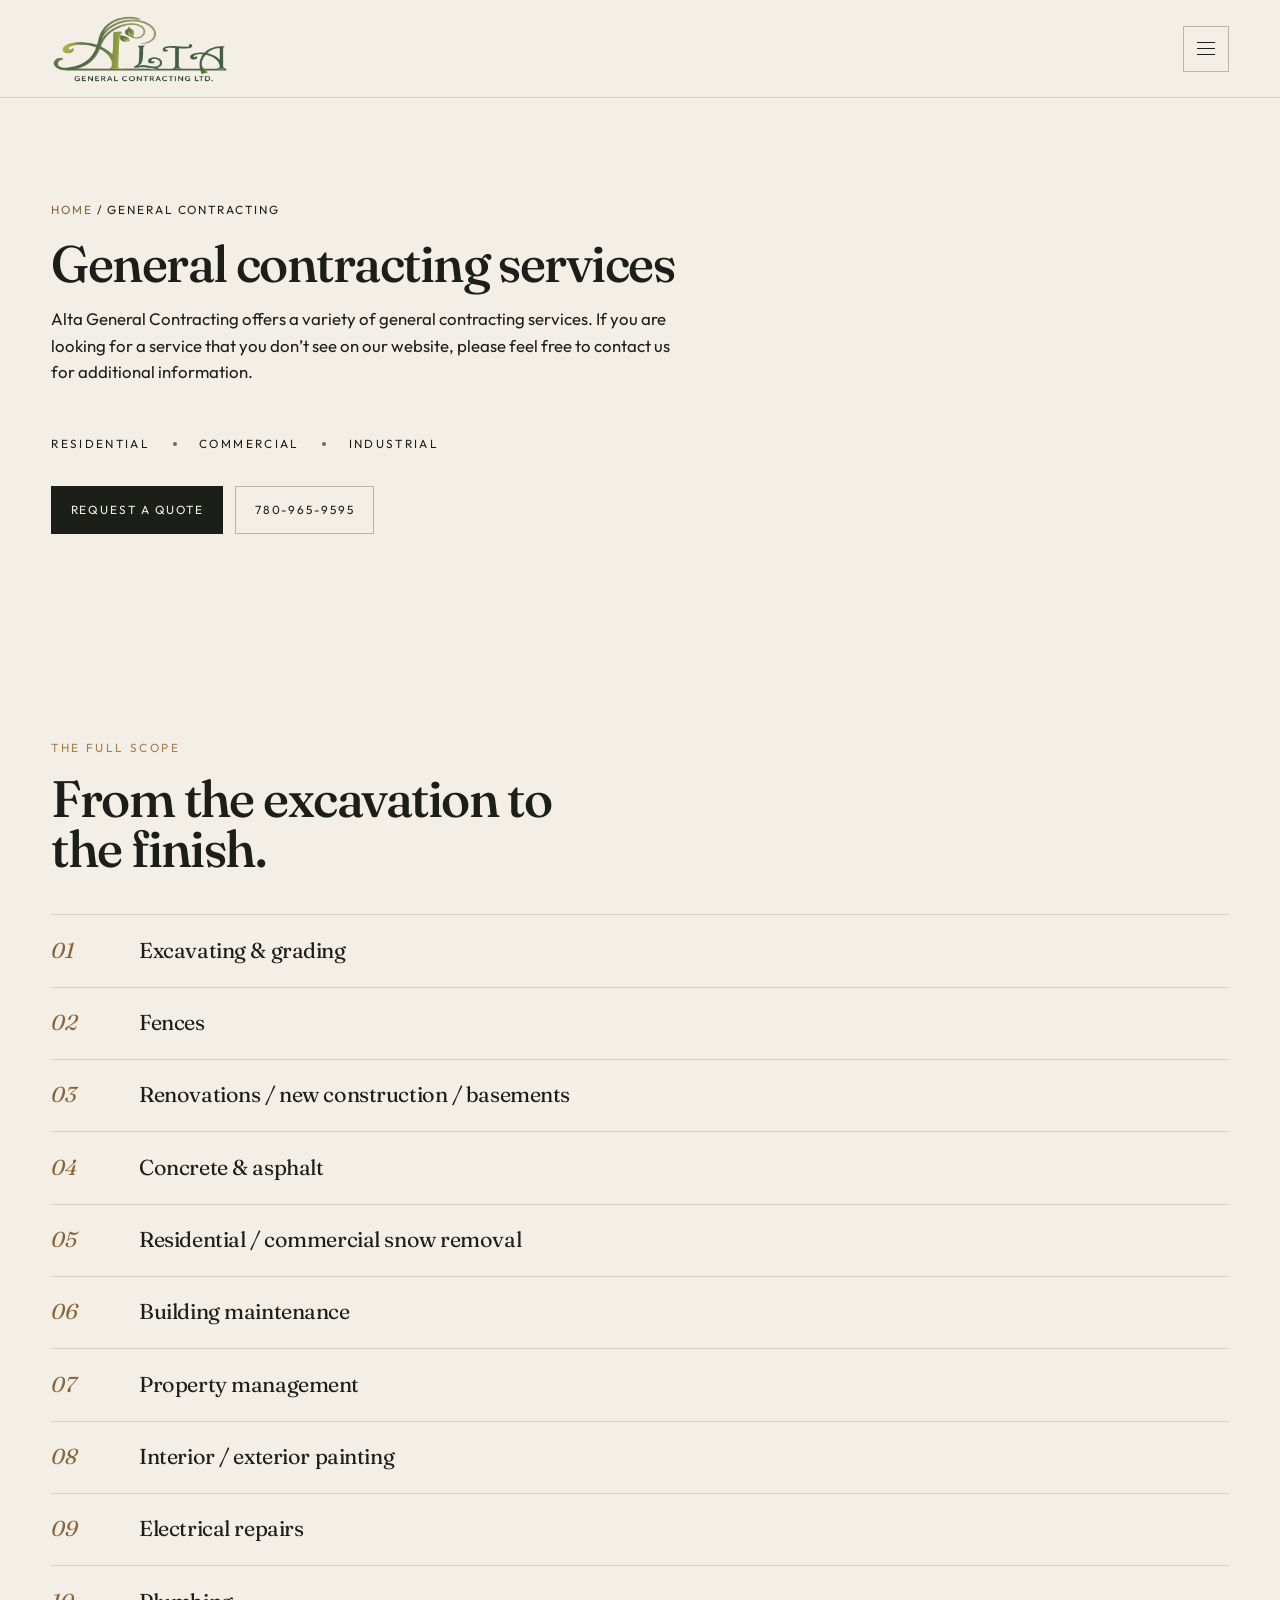
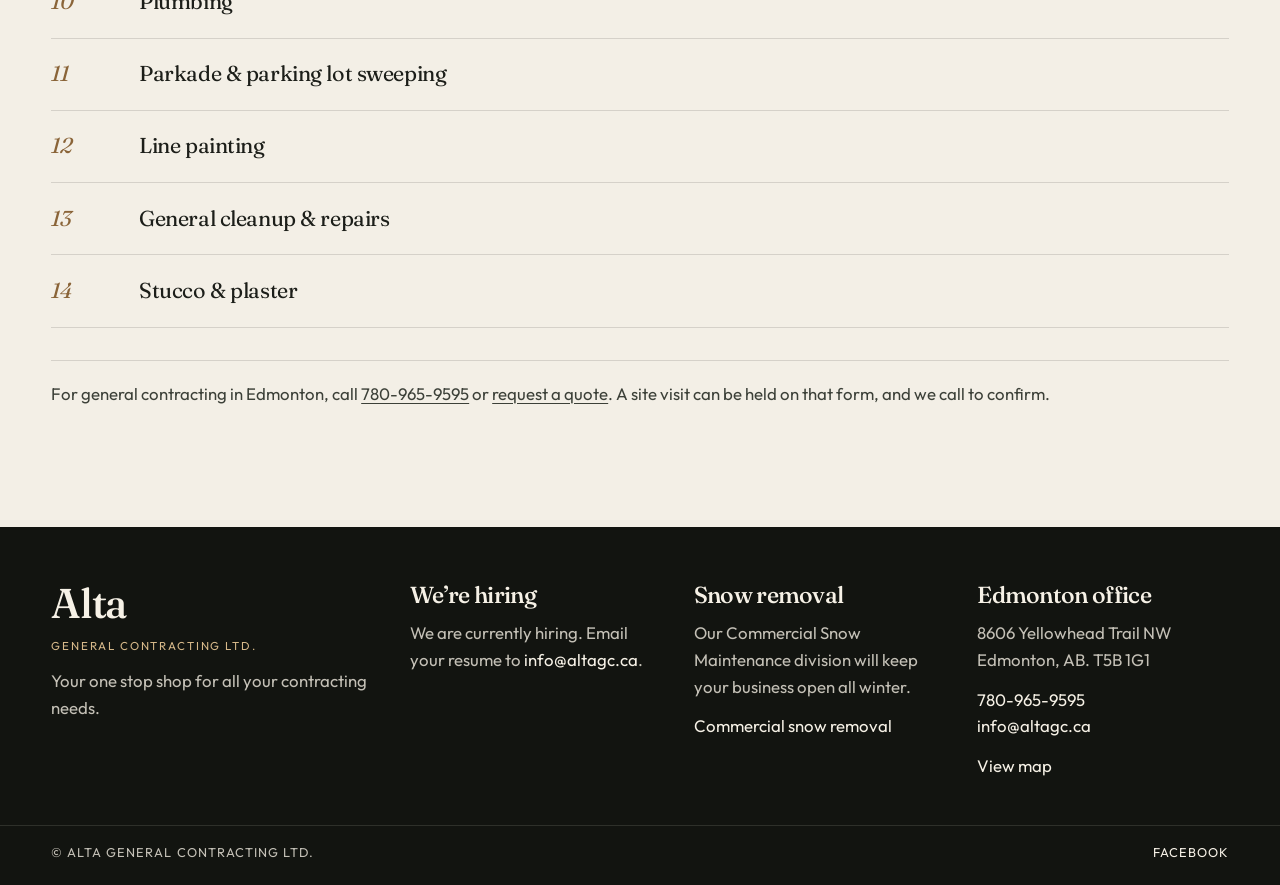
<file: contracting.html>
<!DOCTYPE html>
<html lang="en-CA">
<head>
  <meta charset="utf-8">
  <meta name="viewport" content="width=device-width, initial-scale=1">
  <title>General Contracting | Alta General Contracting Ltd.</title>
  <meta name="description" content="Edmonton general contracting: fences, renovations, basements, concrete and asphalt, maintenance, painting, electrical, plumbing, sweeping, and stucco.">
  <link rel="icon" href="images/logo.png">
  <link rel="preconnect" href="https://fonts.googleapis.com">
  <link rel="preconnect" href="https://fonts.gstatic.com" crossorigin>
  <link href="https://fonts.googleapis.com/css2?family=Fraunces:ital,opsz,wght@0,9..144,460;0,9..144,520;1,9..144,460&family=Outfit:wght@300;400;500&display=swap" rel="stylesheet">
  <link rel="stylesheet" href="css/styles.css">
  <link rel="canonical" href="https://www.altagc.ca/contracting.html">
  <meta property="og:title" content="General Contracting | Alta General Contracting Ltd.">
  <meta property="og:description" content="Edmonton general contracting: fences, renovations, basements, concrete and asphalt, maintenance, painting, electrical, plumbing, sweeping, and stucco.">
  <meta property="og:url" content="https://www.altagc.ca/contracting.html">
  <meta property="og:type" content="website">
  <meta property="og:locale" content="en_CA">
  <meta property="og:image" content="https://www.altagc.ca/images/snow.jpg">
  <meta property="og:site_name" content="Alta General Contracting Ltd.">
  <script type="application/ld+json">
{
  "@context": "https://schema.org",
  "@graph": [
    {
      "@type": "GeneralContractor",
      "@id": "https://www.altagc.ca/#business",
      "name": "Alta General Contracting Ltd.",
      "url": "https://www.altagc.ca/",
      "image": "https://www.altagc.ca/images/logo.png",
      "logo": "https://www.altagc.ca/images/logo.png",
      "telephone": "+1-780-965-9595",
      "email": "info@altagc.ca",
      "foundingDate": "1999",
      "slogan": "Your one stop shop for all your contracting needs.",
      "description": "Edmonton general contractor established in 1999, for landscaping, concrete, commercial snow removal, and general contracting.",
      "address": {
        "@type": "PostalAddress",
        "streetAddress": "8606 Yellowhead Trail NW",
        "addressLocality": "Edmonton",
        "addressRegion": "AB",
        "postalCode": "T5B 1G1",
        "addressCountry": "CA"
      },
      "geo": {
        "@type": "GeoCoordinates",
        "latitude": 53.58176,
        "longitude": -113.47315
      },
      "areaServed": {
        "@type": "City",
        "name": "Edmonton"
      },
      "sameAs": [
        "https://www.facebook.com/Alta-General-Contracting-1732578796958495/"
      ],
      "hasOfferCatalog": {
        "@type": "OfferCatalog",
        "name": "Contracting services",
        "itemListElement": [
          {
            "@type": "Offer",
            "itemOffered": {
              "@type": "Service",
              "name": "Landscaping",
              "url": "https://www.altagc.ca/landscaping.html"
            }
          },
          {
            "@type": "Offer",
            "itemOffered": {
              "@type": "Service",
              "name": "Commercial snow removal",
              "url": "https://www.altagc.ca/snow.html"
            }
          },
          {
            "@type": "Offer",
            "itemOffered": {
              "@type": "Service",
              "name": "General contracting",
              "url": "https://www.altagc.ca/contracting.html"
            }
          }
        ]
      }
    },
    {
      "@type": "BreadcrumbList",
      "@id": "https://www.altagc.ca/contracting.html#breadcrumb",
      "itemListElement": [
        {
          "@type": "ListItem",
          "position": 1,
          "name": "Home",
          "item": "https://www.altagc.ca/"
        },
        {
          "@type": "ListItem",
          "position": 2,
          "name": "General contracting",
          "item": "https://www.altagc.ca/contracting.html"
        }
      ]
    },
    {
      "@type": "Service",
      "@id": "https://www.altagc.ca/contracting.html#service",
      "name": "General contracting",
      "serviceType": "General contracting",
      "description": "General contracting in Edmonton, including excavating, fences, renovations, basements, concrete and asphalt, maintenance, painting, electrical repairs, plumbing, sweeping, line painting, and stucco.",
      "url": "https://www.altagc.ca/contracting.html",
      "provider": {
        "@id": "https://www.altagc.ca/#business"
      },
      "areaServed": {
        "@type": "City",
        "name": "Edmonton"
      }
    }
  ]
}
  </script>
</head>
<body>
  <a class="skip" href="#main">Skip to content</a>
  <header class="site-header">
    <div class="header-inner">
      <a class="brand" href="index.html"><img src="images/logo.png" alt="Alta General Contracting Ltd." width="1140" height="448"></a>
      <button class="nav-toggle" type="button" aria-expanded="false" aria-controls="site-nav">
        <span class="nav-toggle-lines" aria-hidden="true"></span>
        <span class="sr">Menu</span>
      </button>
      <nav id="site-nav" class="site-nav" aria-label="Primary">
        <a href="about.html">About</a>
        <a href="landscaping.html">Landscaping</a>
        <a href="snow.html">Snow Removal</a>
        <a href="contracting.html" aria-current="page">Contracting</a>
        <a href="gallery.html">Gallery</a>
        <a href="contact.html">Contact</a>
        <a class="nav-phone" href="tel:7809659595">780-965-9595</a>
        <a class="nav-quote" href="quote.html">Request a Quote</a>
      </nav>
    </div>
  </header>
  <main id="main">
    <section class="banner plain">
      <div class="banner-copy">
        <p class="crumbs"><a href="index.html">Home</a> / General contracting</p>
        <h1>General contracting services</h1>
        <p>Alta General Contracting offers a variety of general contracting services. If you are looking for a service that you don’t see on our website, please feel free to contact us for additional information.</p>
        <ul class="sectors">
          <li>Residential</li>
          <li>Commercial</li>
          <li>Industrial</li>
        </ul>
        <div class="banner-actions">
          <a class="btn dark" href="quote.html">Request a quote</a>
          <a class="btn ghost-dark" href="tel:7809659595">780-965-9595</a>
        </div>
      </div>
    </section>
    <section class="section">
      <p class="eyebrow">The full scope</p>
      <h2 class="display">From the excavation to the finish.</h2>
      <ol class="service-index">
        <li><span>01</span> Excavating &amp; grading</li>
        <li><span>02</span> Fences</li>
        <li><span>03</span> Renovations / new construction / basements</li>
        <li><span>04</span> Concrete &amp; asphalt</li>
        <li><span>05</span> <a href="snow.html">Residential / commercial snow removal</a></li>
        <li><span>06</span> Building maintenance</li>
        <li><span>07</span> Property management</li>
        <li><span>08</span> Interior / exterior painting</li>
        <li><span>09</span> Electrical repairs</li>
        <li><span>10</span> Plumbing</li>
        <li><span>11</span> Parkade &amp; parking lot sweeping</li>
        <li><span>12</span> Line painting</li>
        <li><span>13</span> General cleanup &amp; repairs</li>
        <li><span>14</span> Stucco &amp; plaster</li>
      </ol>
      <p class="note">For general contracting in Edmonton, call <a href="tel:7809659595">780-965-9595</a> or <a href="quote.html">request a quote</a>. A site visit can be held on that form, and we call to confirm.</p>
    </section>
  </main>
  <footer class="site-footer">
    <div class="footer-inner">
      <div class="footer-brand">
        <p class="footer-name">Alta</p>
        <p>General Contracting Ltd.</p>
        <p>Your one stop shop for all your contracting needs.</p>
      </div>
      <div>
        <h2>We’re hiring</h2>
        <p>We are currently hiring. Email your resume to <a href="mailto:info@altagc.ca">info@altagc.ca</a>.</p>
      </div>
      <div>
        <h2>Snow removal</h2>
        <p>Our Commercial Snow Maintenance division will keep your business open all winter.</p>
        <p><a href="snow.html">Commercial snow removal</a></p>
      </div>
      <div>
        <h2>Edmonton office</h2>
        <p>8606 Yellowhead Trail NW<br>Edmonton, AB. T5B 1G1</p>
        <p><a href="tel:7809659595">780-965-9595</a><br><a href="mailto:info@altagc.ca">info@altagc.ca</a></p>
        <p><a href="https://www.google.com/maps/place/8606+Yellowhead+Trail,+Edmonton,+AB+T5B+1G1/@53.58176,-113.47315,17z" rel="noopener">View map</a></p>
      </div>
    </div>
    <div class="subfooter">
      <span>© Alta General Contracting Ltd.</span>
      <a href="https://www.facebook.com/Alta-General-Contracting-1732578796958495/" rel="noopener">Facebook</a>
    </div>
  </footer>
  <script src="js/site.js"></script>
</body>
</html>
</file>
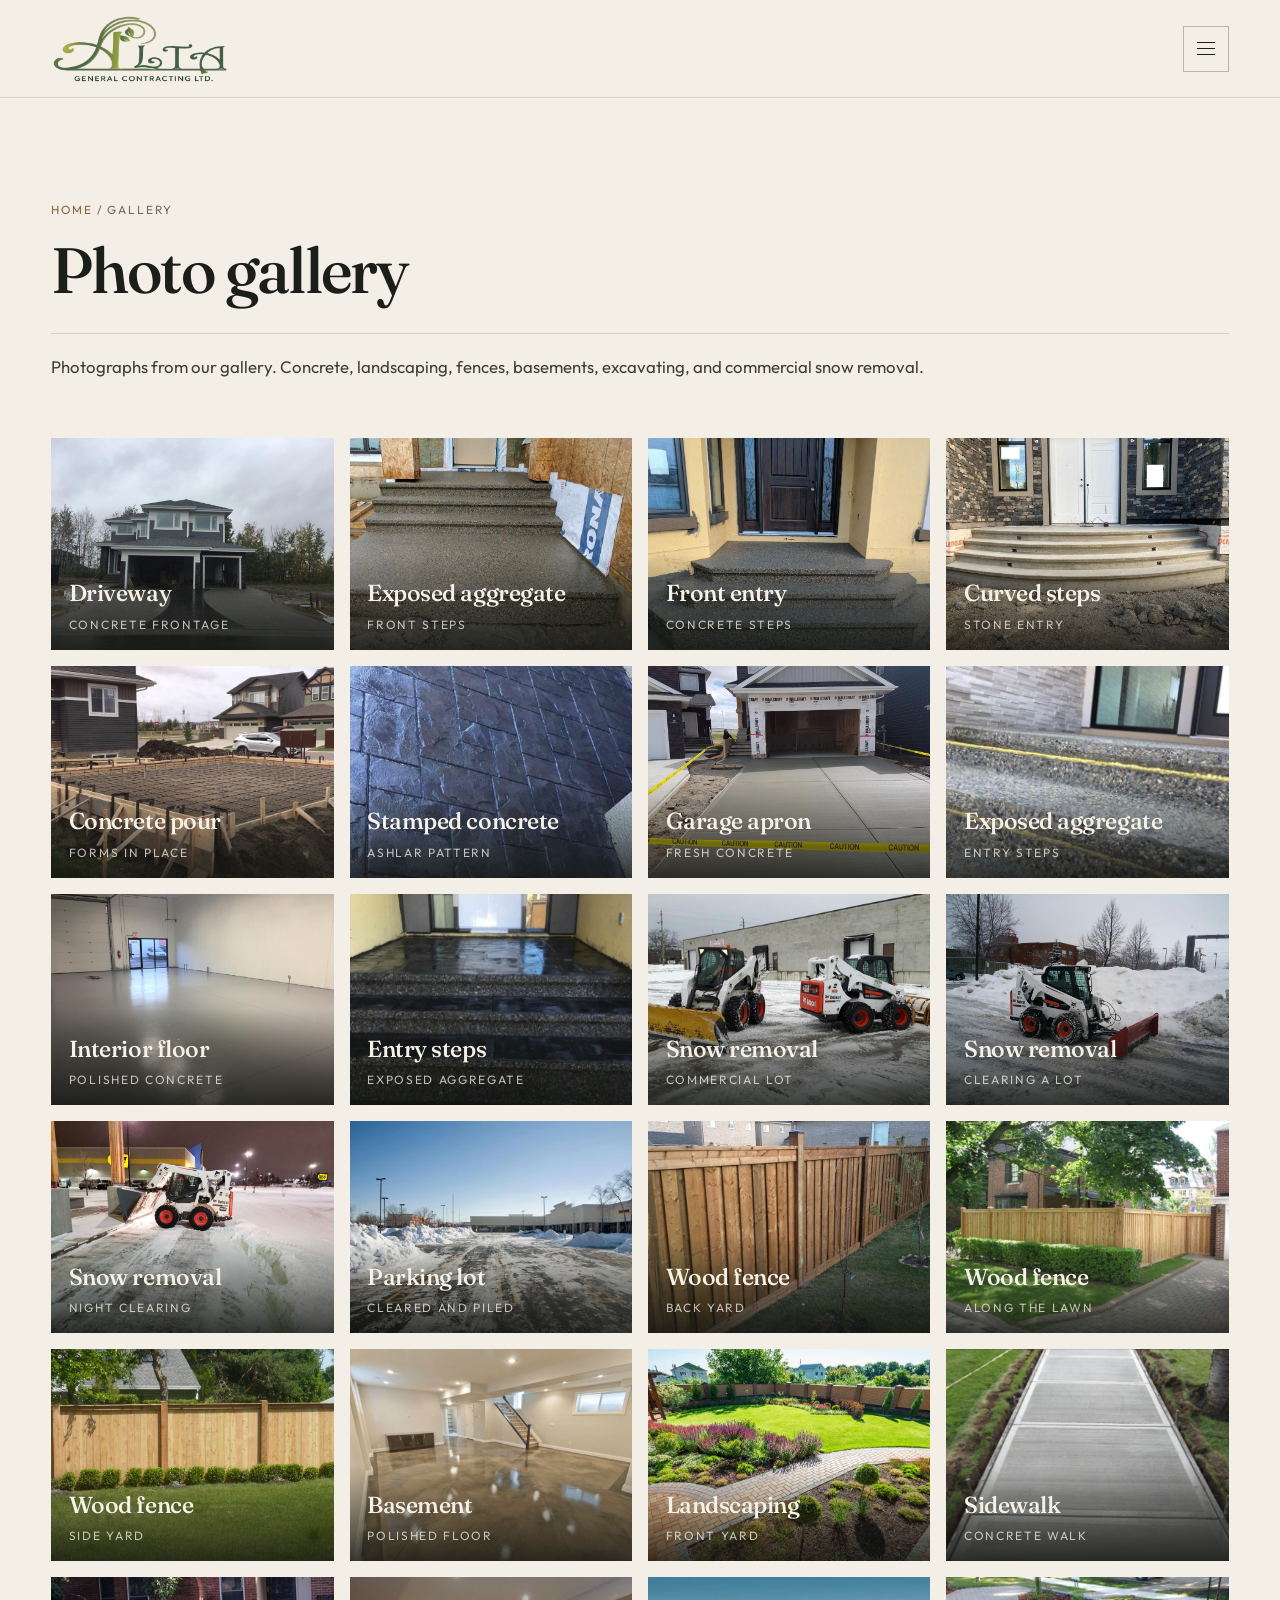
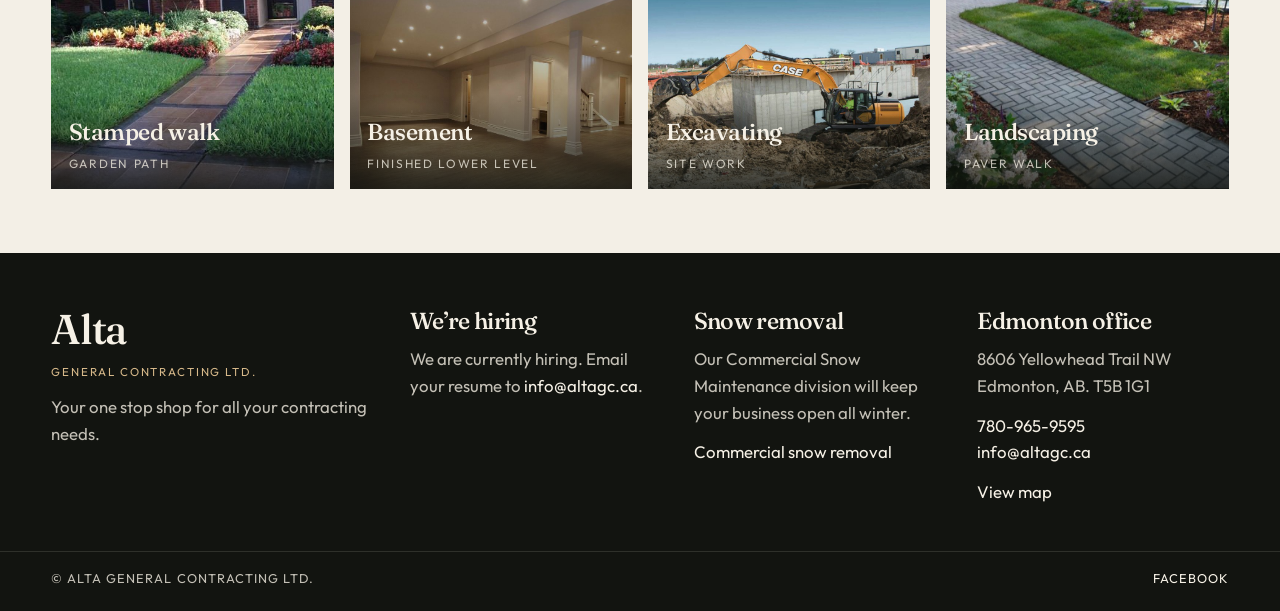
<file: gallery.html>
<!DOCTYPE html>
<html lang="en-CA">
<head>
  <meta charset="utf-8">
  <meta name="viewport" content="width=device-width, initial-scale=1">
  <title>Gallery | Alta General Contracting Ltd.</title>
  <meta name="description" content="Photo gallery from Alta General Contracting in Edmonton: concrete, landscaping, fences, basements, excavating, and commercial snow removal.">
  <link rel="icon" href="images/logo.png">
  <link rel="preconnect" href="https://fonts.googleapis.com">
  <link rel="preconnect" href="https://fonts.gstatic.com" crossorigin>
  <link href="https://fonts.googleapis.com/css2?family=Fraunces:ital,opsz,wght@0,9..144,460;0,9..144,520;1,9..144,460&family=Outfit:wght@300;400;500&display=swap" rel="stylesheet">
  <link rel="stylesheet" href="css/styles.css">
  <link rel="canonical" href="https://www.altagc.ca/gallery.html">
  <meta property="og:title" content="Gallery | Alta General Contracting Ltd.">
  <meta property="og:description" content="Photo gallery from Alta General Contracting in Edmonton: concrete, landscaping, fences, basements, excavating, and commercial snow removal.">
  <meta property="og:url" content="https://www.altagc.ca/gallery.html">
  <meta property="og:type" content="website">
  <meta property="og:locale" content="en_CA">
  <meta property="og:image" content="https://www.altagc.ca/images/snow.jpg">
  <meta property="og:site_name" content="Alta General Contracting Ltd.">
  <script type="application/ld+json">
{
  "@context": "https://schema.org",
  "@graph": [
    {
      "@type": "GeneralContractor",
      "@id": "https://www.altagc.ca/#business",
      "name": "Alta General Contracting Ltd.",
      "url": "https://www.altagc.ca/",
      "image": "https://www.altagc.ca/images/logo.png",
      "logo": "https://www.altagc.ca/images/logo.png",
      "telephone": "+1-780-965-9595",
      "email": "info@altagc.ca",
      "foundingDate": "1999",
      "slogan": "Your one stop shop for all your contracting needs.",
      "description": "Edmonton general contractor established in 1999, for landscaping, concrete, commercial snow removal, and general contracting.",
      "address": {
        "@type": "PostalAddress",
        "streetAddress": "8606 Yellowhead Trail NW",
        "addressLocality": "Edmonton",
        "addressRegion": "AB",
        "postalCode": "T5B 1G1",
        "addressCountry": "CA"
      },
      "geo": {
        "@type": "GeoCoordinates",
        "latitude": 53.58176,
        "longitude": -113.47315
      },
      "areaServed": {
        "@type": "City",
        "name": "Edmonton"
      },
      "sameAs": [
        "https://www.facebook.com/Alta-General-Contracting-1732578796958495/"
      ],
      "hasOfferCatalog": {
        "@type": "OfferCatalog",
        "name": "Contracting services",
        "itemListElement": [
          {
            "@type": "Offer",
            "itemOffered": {
              "@type": "Service",
              "name": "Landscaping",
              "url": "https://www.altagc.ca/landscaping.html"
            }
          },
          {
            "@type": "Offer",
            "itemOffered": {
              "@type": "Service",
              "name": "Commercial snow removal",
              "url": "https://www.altagc.ca/snow.html"
            }
          },
          {
            "@type": "Offer",
            "itemOffered": {
              "@type": "Service",
              "name": "General contracting",
              "url": "https://www.altagc.ca/contracting.html"
            }
          }
        ]
      }
    },
    {
      "@type": "BreadcrumbList",
      "@id": "https://www.altagc.ca/gallery.html#breadcrumb",
      "itemListElement": [
        {
          "@type": "ListItem",
          "position": 1,
          "name": "Home",
          "item": "https://www.altagc.ca/"
        },
        {
          "@type": "ListItem",
          "position": 2,
          "name": "Gallery",
          "item": "https://www.altagc.ca/gallery.html"
        }
      ]
    }
  ]
}
  </script>
</head>
<body>
  <a class="skip" href="#main">Skip to content</a>
  <header class="site-header">
    <div class="header-inner">
      <a class="brand" href="index.html"><img src="images/logo.png" alt="Alta General Contracting Ltd." width="1140" height="448"></a>
      <button class="nav-toggle" type="button" aria-expanded="false" aria-controls="site-nav">
        <span class="nav-toggle-lines" aria-hidden="true"></span>
        <span class="sr">Menu</span>
      </button>
      <nav id="site-nav" class="site-nav" aria-label="Primary">
        <a href="about.html">About</a>
        <a href="landscaping.html">Landscaping</a>
        <a href="snow.html">Snow Removal</a>
        <a href="contracting.html">Contracting</a>
        <a href="gallery.html" aria-current="page">Gallery</a>
        <a href="contact.html">Contact</a>
        <a class="nav-phone" href="tel:7809659595">780-965-9595</a>
        <a class="nav-quote" href="quote.html">Request a Quote</a>
      </nav>
    </div>
  </header>
  <main id="main">
    <section class="section" style="padding-bottom:1.5rem;">
      <p class="crumbs"><a href="index.html">Home</a> / Gallery</p>
      <h1 class="page-title" style="font-size:clamp(2.8rem,5vw,4.6rem);">Photo gallery</h1>
      <p class="note">Photographs from our gallery. Concrete, landscaping, fences, basements, excavating, and commercial snow removal.</p>
    </section>
    <section class="gallery-grid">
      <figure data-lightbox>
        <img src="images/gallery/01.jpg" alt="New house with a concrete driveway and front walk">
        <figcaption><strong>Driveway</strong><span>Concrete frontage</span></figcaption>
      </figure>
      <figure data-lightbox>
        <img src="images/gallery/02.jpg" alt="Exposed aggregate concrete steps">
        <figcaption><strong>Exposed aggregate</strong><span>Front steps</span></figcaption>
      </figure>
      <figure data-lightbox>
        <img src="images/gallery/03.jpg" alt="Concrete steps at a front door">
        <figcaption><strong>Front entry</strong><span>Concrete steps</span></figcaption>
      </figure>
      <figure data-lightbox>
        <img src="images/gallery/04.jpg" alt="Curved concrete steps at a stone entry">
        <figcaption><strong>Curved steps</strong><span>Stone entry</span></figcaption>
      </figure>
      <figure data-lightbox>
        <img src="images/gallery/05.jpg" alt="Concrete forms set for a pour beside a new house">
        <figcaption><strong>Concrete pour</strong><span>Forms in place</span></figcaption>
      </figure>
      <figure data-lightbox>
        <img src="images/gallery/06.jpg" alt="Wet stamped concrete in an ashlar stone pattern">
        <figcaption><strong>Stamped concrete</strong><span>Ashlar pattern</span></figcaption>
      </figure>
      <figure data-lightbox>
        <img src="images/gallery/07.jpg" alt="Fresh concrete garage apron with caution tape">
        <figcaption><strong>Garage apron</strong><span>Fresh concrete</span></figcaption>
      </figure>
      <figure data-lightbox>
        <img src="images/gallery/08.jpg" alt="Exposed aggregate steps with yellow nosing at a storefront">
        <figcaption><strong>Exposed aggregate</strong><span>Entry steps</span></figcaption>
      </figure>
      <figure data-lightbox>
        <img src="images/gallery/09.jpg" alt="Polished concrete floor in an empty room">
        <figcaption><strong>Interior floor</strong><span>Polished concrete</span></figcaption>
      </figure>
      <figure data-lightbox>
        <img src="images/gallery/10.jpg" alt="Dark exposed aggregate steps at a doorway">
        <figcaption><strong>Entry steps</strong><span>Exposed aggregate</span></figcaption>
      </figure>
      <figure data-lightbox>
        <img src="images/gallery/11.jpg" alt="Two skid steers with snow blades in a parking lot">
        <figcaption><strong>Snow removal</strong><span>Commercial lot</span></figcaption>
      </figure>
      <figure data-lightbox>
        <img src="images/gallery/12.jpg" alt="Skid steer pushing snow beside a snowbank">
        <figcaption><strong>Snow removal</strong><span>Clearing a lot</span></figcaption>
      </figure>
      <figure data-lightbox>
        <img src="images/gallery/13.jpg" alt="Skid steer clearing a parking lot at night">
        <figcaption><strong>Snow removal</strong><span>Night clearing</span></figcaption>
      </figure>
      <figure data-lightbox>
        <img src="images/gallery/14.jpg" alt="Cleared shopping plaza parking lot with snow piles">
        <figcaption><strong>Parking lot</strong><span>Cleared and piled</span></figcaption>
      </figure>
      <figure data-lightbox>
        <img src="images/gallery/15.jpg" alt="Tall wood privacy fence in a back yard">
        <figcaption><strong>Wood fence</strong><span>Back yard</span></figcaption>
      </figure>
      <figure data-lightbox>
        <img src="images/gallery/16.jpg" alt="Wood fence along a lawn and walk">
        <figcaption><strong>Wood fence</strong><span>Along the lawn</span></figcaption>
      </figure>
      <figure data-lightbox>
        <img src="images/gallery/17.jpg" alt="Long wood fence beside a lawn">
        <figcaption><strong>Wood fence</strong><span>Side yard</span></figcaption>
      </figure>
      <figure data-lightbox>
        <img src="images/gallery/18.jpg" alt="Finished basement with a polished concrete floor">
        <figcaption><strong>Basement</strong><span>Polished floor</span></figcaption>
      </figure>
      <figure data-lightbox>
        <img src="images/gallery/19.jpg" alt="Front yard with lawn, plantings, and a brick walk">
        <figcaption><strong>Landscaping</strong><span>Front yard</span></figcaption>
      </figure>
      <figure data-lightbox>
        <img src="images/gallery/20.jpg" alt="Straight concrete sidewalk through a lawn">
        <figcaption><strong>Sidewalk</strong><span>Concrete walk</span></figcaption>
      </figure>
      <figure data-lightbox>
        <img src="images/gallery/21.jpg" alt="Stamped concrete walk through a planted garden">
        <figcaption><strong>Stamped walk</strong><span>Garden path</span></figcaption>
      </figure>
      <figure data-lightbox>
        <img src="images/gallery/22.jpg" alt="Finished basement with columns and a smooth floor">
        <figcaption><strong>Basement</strong><span>Finished lower level</span></figcaption>
      </figure>
      <figure data-lightbox>
        <img src="images/gallery/23.jpg" alt="Excavator working beside a concrete foundation">
        <figcaption><strong>Excavating</strong><span>Site work</span></figcaption>
      </figure>
      <figure data-lightbox>
        <img src="images/gallery/24.jpg" alt="Paver walk curving through a landscaped front yard">
        <figcaption><strong>Landscaping</strong><span>Paver walk</span></figcaption>
      </figure>
    </section>
    <div class="lightbox" role="dialog" aria-modal="true" aria-label="Enlarged photograph">
      <button type="button">Close</button>
      <img alt="">
    </div>
  </main>
  <footer class="site-footer">
    <div class="footer-inner">
      <div class="footer-brand">
        <p class="footer-name">Alta</p>
        <p>General Contracting Ltd.</p>
        <p>Your one stop shop for all your contracting needs.</p>
      </div>
      <div>
        <h2>We’re hiring</h2>
        <p>We are currently hiring. Email your resume to <a href="mailto:info@altagc.ca">info@altagc.ca</a>.</p>
      </div>
      <div>
        <h2>Snow removal</h2>
        <p>Our Commercial Snow Maintenance division will keep your business open all winter.</p>
        <p><a href="snow.html">Commercial snow removal</a></p>
      </div>
      <div>
        <h2>Edmonton office</h2>
        <p>8606 Yellowhead Trail NW<br>Edmonton, AB. T5B 1G1</p>
        <p><a href="tel:7809659595">780-965-9595</a><br><a href="mailto:info@altagc.ca">info@altagc.ca</a></p>
        <p><a href="https://www.google.com/maps/place/8606+Yellowhead+Trail,+Edmonton,+AB+T5B+1G1/@53.58176,-113.47315,17z" rel="noopener">View map</a></p>
      </div>
    </div>
    <div class="subfooter">
      <span>© Alta General Contracting Ltd.</span>
      <a href="https://www.facebook.com/Alta-General-Contracting-1732578796958495/" rel="noopener">Facebook</a>
    </div>
  </footer>
  <script src="js/site.js"></script>
</body>
</html>
</file>
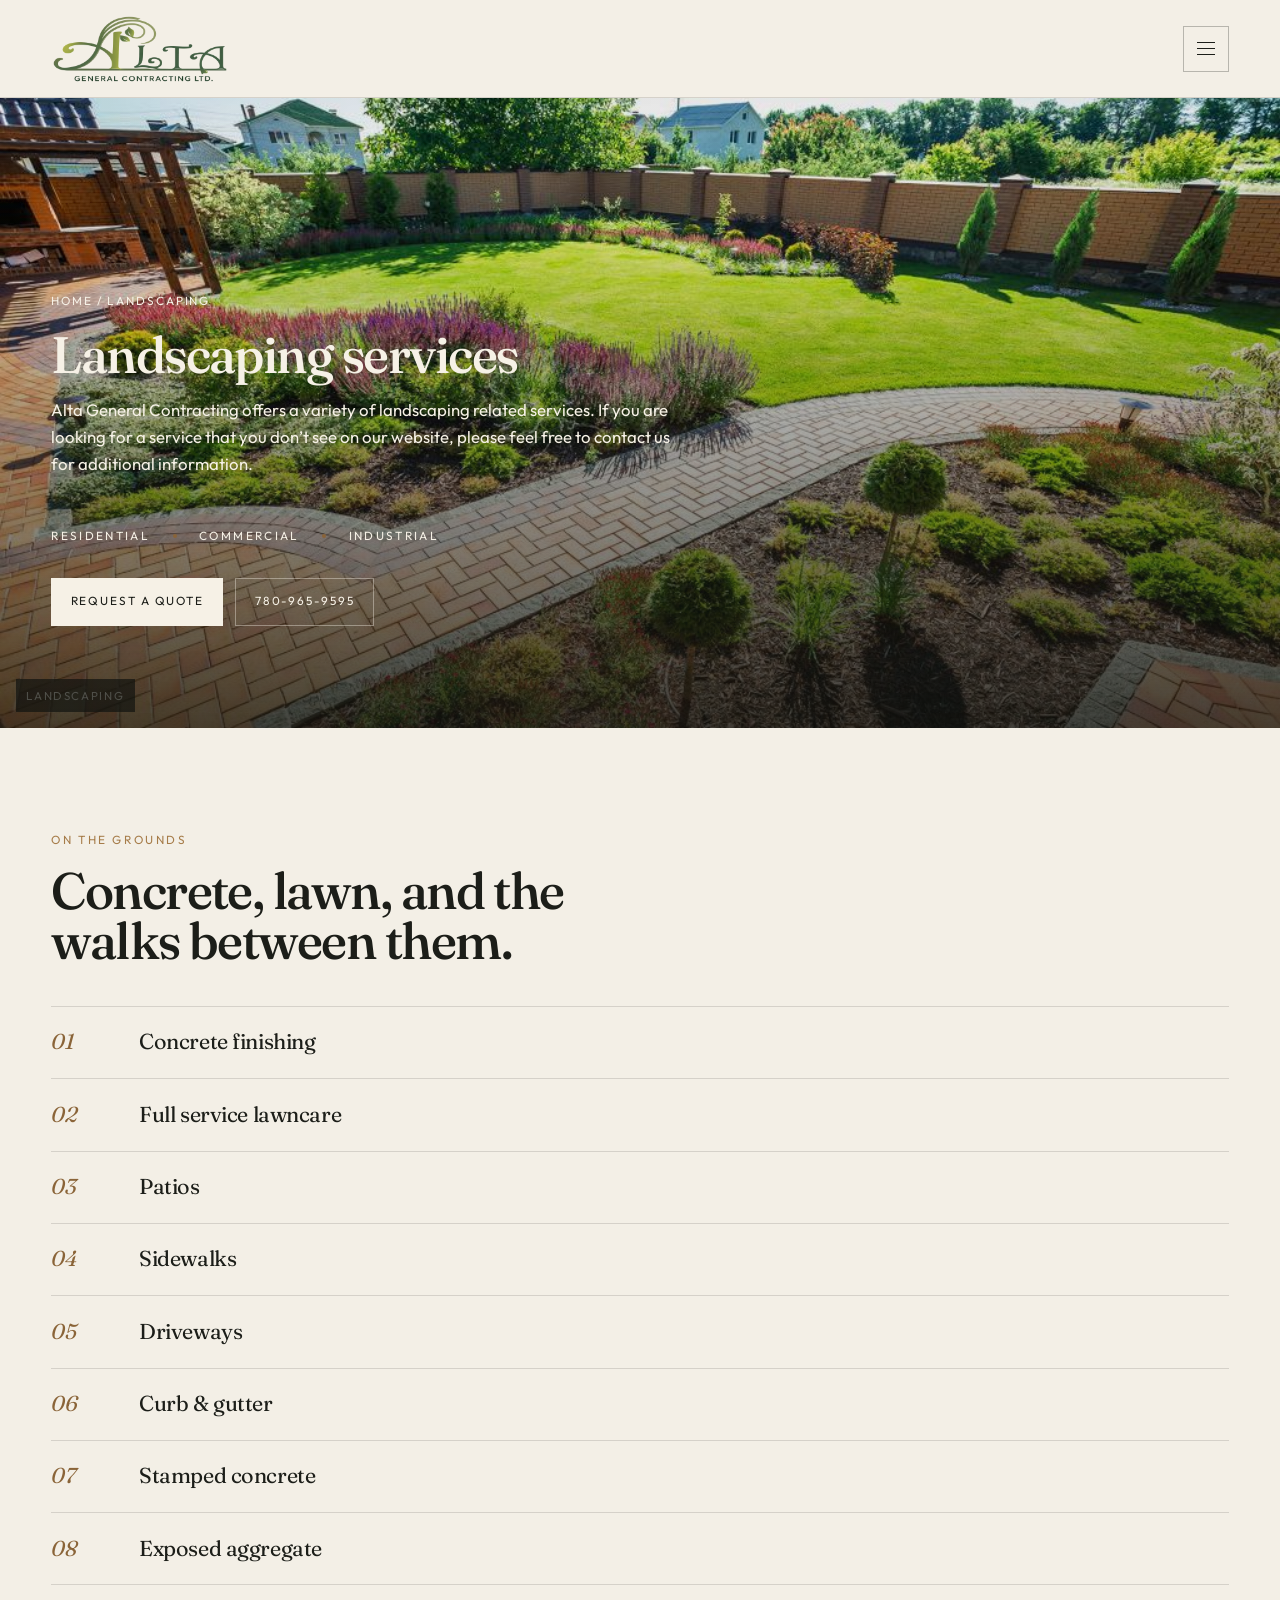
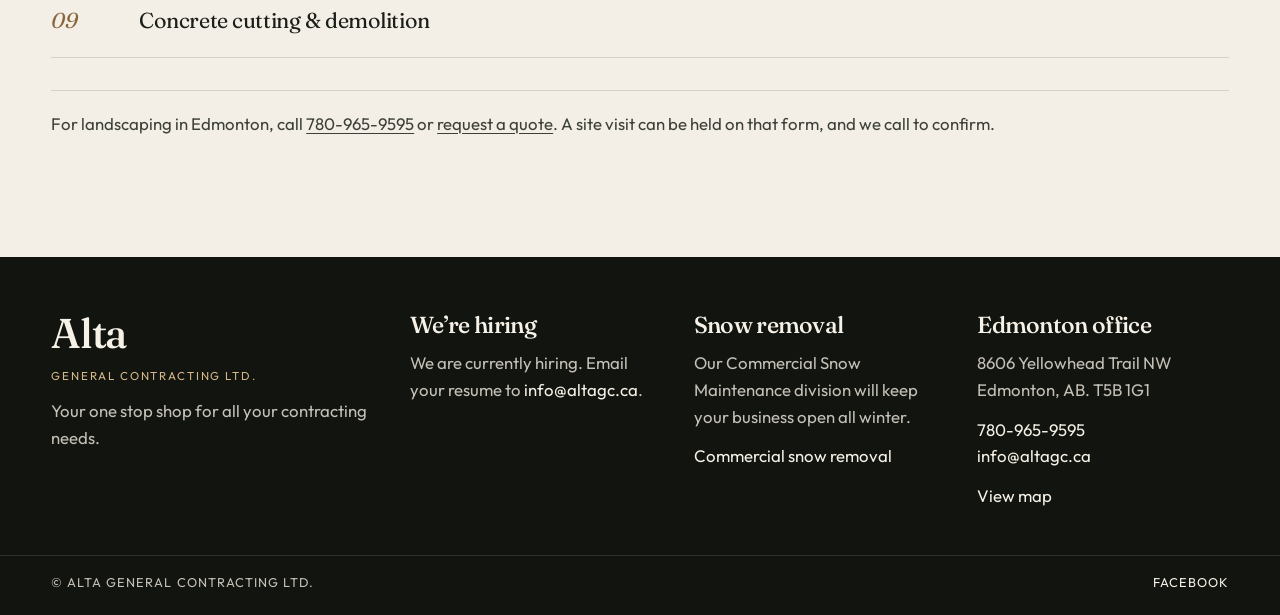
<file: landscaping.html>
<!DOCTYPE html>
<html lang="en-CA">
<head>
  <meta charset="utf-8">
  <meta name="viewport" content="width=device-width, initial-scale=1">
  <title>Landscaping Services | Alta General Contracting Ltd.</title>
  <meta name="description" content="Edmonton landscaping from Alta General Contracting: concrete finishing, lawncare, patios, sidewalks, driveways, curb and gutter, stamped concrete, exposed aggregate, and demolition.">
  <link rel="icon" href="images/logo.png">
  <link rel="preconnect" href="https://fonts.googleapis.com">
  <link rel="preconnect" href="https://fonts.gstatic.com" crossorigin>
  <link href="https://fonts.googleapis.com/css2?family=Fraunces:ital,opsz,wght@0,9..144,460;0,9..144,520;1,9..144,460&family=Outfit:wght@300;400;500&display=swap" rel="stylesheet">
  <link rel="stylesheet" href="css/styles.css">
  <link rel="canonical" href="https://www.altagc.ca/landscaping.html">
  <meta property="og:title" content="Landscaping Services | Alta General Contracting Ltd.">
  <meta property="og:description" content="Edmonton landscaping from Alta General Contracting: concrete finishing, lawncare, patios, sidewalks, driveways, curb and gutter, stamped concrete, exposed aggregate, and demolition.">
  <meta property="og:url" content="https://www.altagc.ca/landscaping.html">
  <meta property="og:type" content="website">
  <meta property="og:locale" content="en_CA">
  <meta property="og:image" content="https://www.altagc.ca/images/snow.jpg">
  <meta property="og:site_name" content="Alta General Contracting Ltd.">
  <script type="application/ld+json">
{
  "@context": "https://schema.org",
  "@graph": [
    {
      "@type": "GeneralContractor",
      "@id": "https://www.altagc.ca/#business",
      "name": "Alta General Contracting Ltd.",
      "url": "https://www.altagc.ca/",
      "image": "https://www.altagc.ca/images/logo.png",
      "logo": "https://www.altagc.ca/images/logo.png",
      "telephone": "+1-780-965-9595",
      "email": "info@altagc.ca",
      "foundingDate": "1999",
      "slogan": "Your one stop shop for all your contracting needs.",
      "description": "Edmonton general contractor established in 1999, for landscaping, concrete, commercial snow removal, and general contracting.",
      "address": {
        "@type": "PostalAddress",
        "streetAddress": "8606 Yellowhead Trail NW",
        "addressLocality": "Edmonton",
        "addressRegion": "AB",
        "postalCode": "T5B 1G1",
        "addressCountry": "CA"
      },
      "geo": {
        "@type": "GeoCoordinates",
        "latitude": 53.58176,
        "longitude": -113.47315
      },
      "areaServed": {
        "@type": "City",
        "name": "Edmonton"
      },
      "sameAs": [
        "https://www.facebook.com/Alta-General-Contracting-1732578796958495/"
      ],
      "hasOfferCatalog": {
        "@type": "OfferCatalog",
        "name": "Contracting services",
        "itemListElement": [
          {
            "@type": "Offer",
            "itemOffered": {
              "@type": "Service",
              "name": "Landscaping",
              "url": "https://www.altagc.ca/landscaping.html"
            }
          },
          {
            "@type": "Offer",
            "itemOffered": {
              "@type": "Service",
              "name": "Commercial snow removal",
              "url": "https://www.altagc.ca/snow.html"
            }
          },
          {
            "@type": "Offer",
            "itemOffered": {
              "@type": "Service",
              "name": "General contracting",
              "url": "https://www.altagc.ca/contracting.html"
            }
          }
        ]
      }
    },
    {
      "@type": "BreadcrumbList",
      "@id": "https://www.altagc.ca/landscaping.html#breadcrumb",
      "itemListElement": [
        {
          "@type": "ListItem",
          "position": 1,
          "name": "Home",
          "item": "https://www.altagc.ca/"
        },
        {
          "@type": "ListItem",
          "position": 2,
          "name": "Landscaping",
          "item": "https://www.altagc.ca/landscaping.html"
        }
      ]
    },
    {
      "@type": "Service",
      "@id": "https://www.altagc.ca/landscaping.html#service",
      "name": "Landscaping",
      "serviceType": "Landscaping",
      "description": "Landscaping services in Edmonton, including concrete finishing, lawncare, patios, sidewalks, driveways, curb and gutter, stamped concrete, exposed aggregate, and concrete cutting and demolition.",
      "url": "https://www.altagc.ca/landscaping.html",
      "provider": {
        "@id": "https://www.altagc.ca/#business"
      },
      "areaServed": {
        "@type": "City",
        "name": "Edmonton"
      }
    }
  ]
}
  </script>
</head>
<body>
  <a class="skip" href="#main">Skip to content</a>
  <header class="site-header">
    <div class="header-inner">
      <a class="brand" href="index.html"><img src="images/logo.png" alt="Alta General Contracting Ltd." width="1140" height="448"></a>
      <button class="nav-toggle" type="button" aria-expanded="false" aria-controls="site-nav">
        <span class="nav-toggle-lines" aria-hidden="true"></span>
        <span class="sr">Menu</span>
      </button>
      <nav id="site-nav" class="site-nav" aria-label="Primary">
        <a href="about.html">About</a>
        <a href="landscaping.html" aria-current="page">Landscaping</a>
        <a href="snow.html">Snow Removal</a>
        <a href="contracting.html">Contracting</a>
        <a href="gallery.html">Gallery</a>
        <a href="contact.html">Contact</a>
        <a class="nav-phone" href="tel:7809659595">780-965-9595</a>
        <a class="nav-quote" href="quote.html">Request a Quote</a>
      </nav>
    </div>
  </header>
  <main id="main">
    <section class="banner">
      <div class="banner-copy">
        <p class="crumbs"><a href="index.html">Home</a> / Landscaping</p>
        <h1>Landscaping services</h1>
        <p>Alta General Contracting offers a variety of landscaping related services. If you are looking for a service that you don’t see on our website, please feel free to contact us for additional information.</p>
        <ul class="sectors">
          <li>Residential</li>
          <li>Commercial</li>
          <li>Industrial</li>
        </ul>
        <div class="banner-actions">
          <a class="btn dark" href="quote.html">Request a quote</a>
          <a class="btn ghost-dark" href="tel:7809659595">780-965-9595</a>
        </div>
      </div>
      <figure class="banner-photo">
        <img src="images/gallery/19.jpg" alt="Front yard with a lawn, plantings, and a brick walk" width="1024" height="576">
        <figcaption class="photo-caption">Landscaping</figcaption>
      </figure>
    </section>
    <section class="section">
      <p class="eyebrow">On the grounds</p>
      <h2 class="display">Concrete, lawn, and the walks between them.</h2>
      <ol class="service-index">
        <li><span>01</span> Concrete finishing</li>
        <li><span>02</span> Full service lawncare</li>
        <li><span>03</span> Patios</li>
        <li><span>04</span> Sidewalks</li>
        <li><span>05</span> Driveways</li>
        <li><span>06</span> Curb &amp; gutter</li>
        <li><span>07</span> Stamped concrete</li>
        <li><span>08</span> Exposed aggregate</li>
        <li><span>09</span> Concrete cutting &amp; demolition</li>
      </ol>
      <p class="note">For landscaping in Edmonton, call <a href="tel:7809659595">780-965-9595</a> or <a href="quote.html">request a quote</a>. A site visit can be held on that form, and we call to confirm.</p>
    </section>
  </main>
  <footer class="site-footer">
    <div class="footer-inner">
      <div class="footer-brand">
        <p class="footer-name">Alta</p>
        <p>General Contracting Ltd.</p>
        <p>Your one stop shop for all your contracting needs.</p>
      </div>
      <div>
        <h2>We’re hiring</h2>
        <p>We are currently hiring. Email your resume to <a href="mailto:info@altagc.ca">info@altagc.ca</a>.</p>
      </div>
      <div>
        <h2>Snow removal</h2>
        <p>Our Commercial Snow Maintenance division will keep your business open all winter.</p>
        <p><a href="snow.html">Commercial snow removal</a></p>
      </div>
      <div>
        <h2>Edmonton office</h2>
        <p>8606 Yellowhead Trail NW<br>Edmonton, AB. T5B 1G1</p>
        <p><a href="tel:7809659595">780-965-9595</a><br><a href="mailto:info@altagc.ca">info@altagc.ca</a></p>
        <p><a href="https://www.google.com/maps/place/8606+Yellowhead+Trail,+Edmonton,+AB+T5B+1G1/@53.58176,-113.47315,17z" rel="noopener">View map</a></p>
      </div>
    </div>
    <div class="subfooter">
      <span>© Alta General Contracting Ltd.</span>
      <a href="https://www.facebook.com/Alta-General-Contracting-1732578796958495/" rel="noopener">Facebook</a>
    </div>
  </footer>
  <script src="js/site.js"></script>
</body>
</html>
</file>
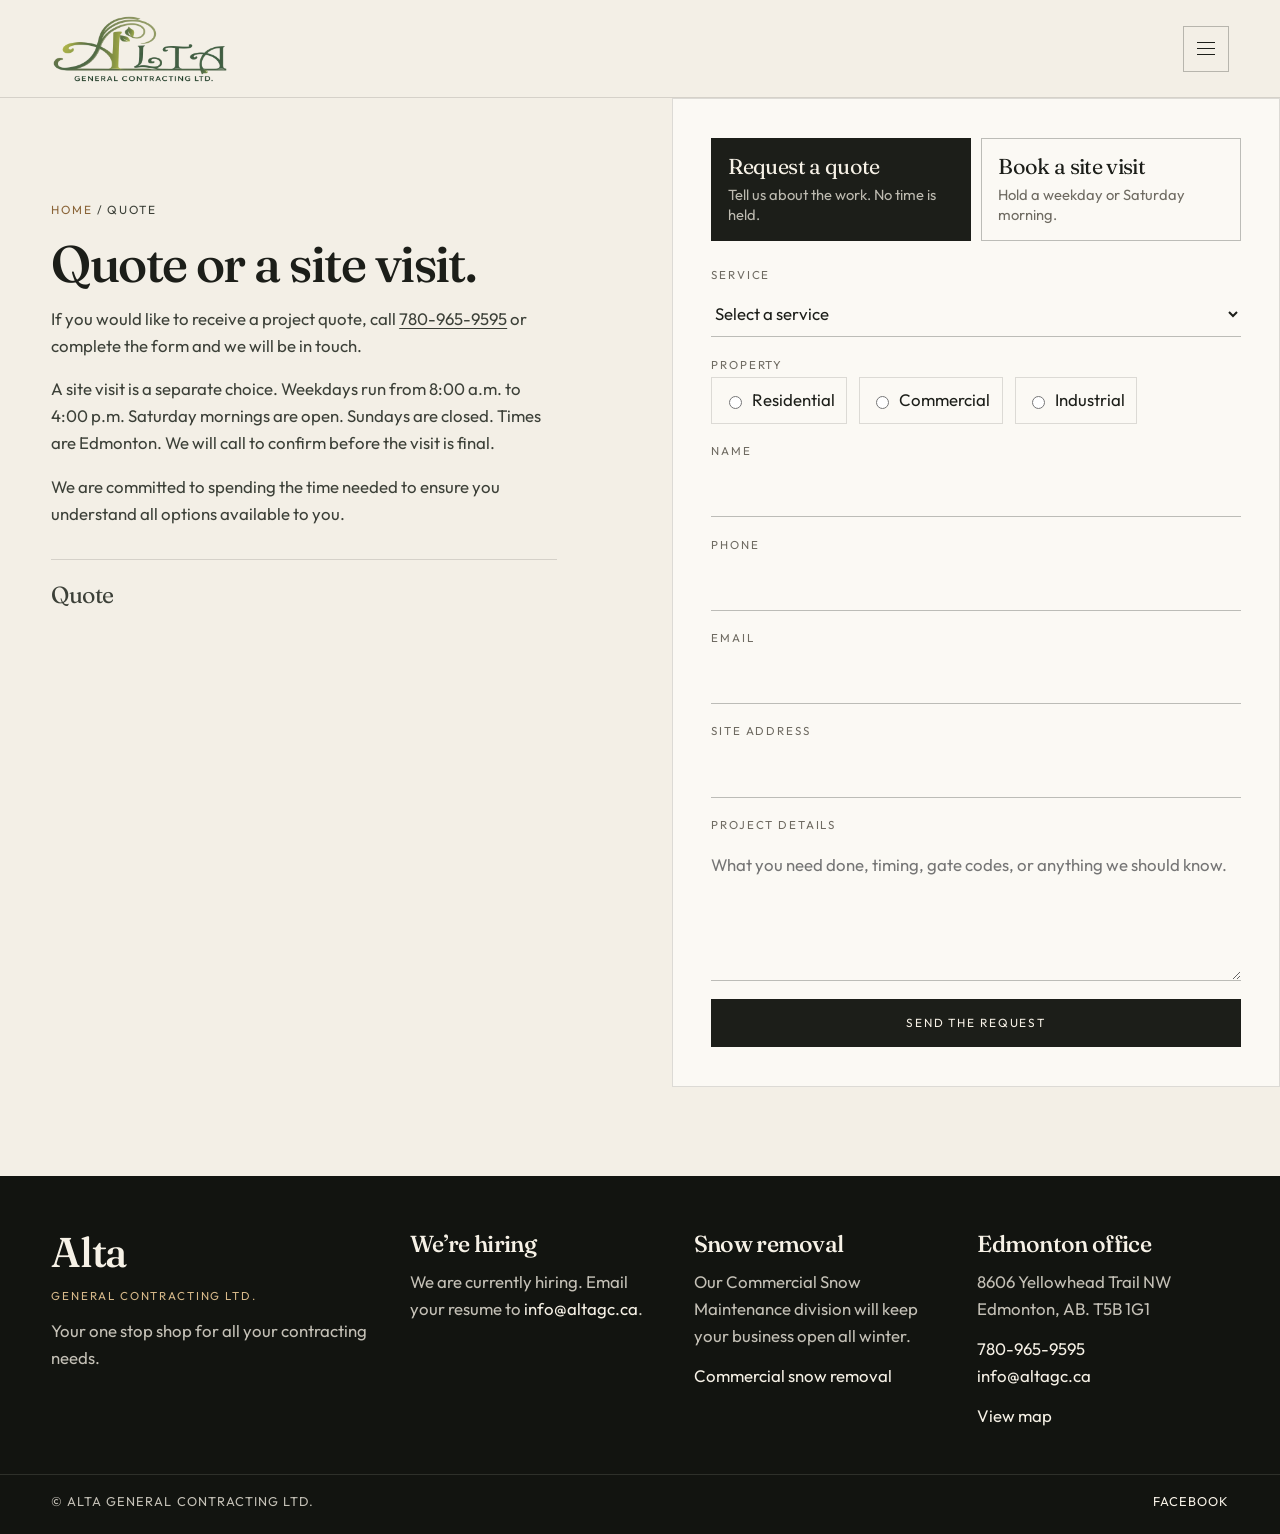
<file: quote.html>
<!DOCTYPE html>
<html lang="en-CA">
<head>
  <meta charset="utf-8">
  <meta name="viewport" content="width=device-width, initial-scale=1">
  <title>Request a Quote | Alta General Contracting Ltd.</title>
  <meta name="description" content="Request a project quote from Alta General Contracting in Edmonton, and hold a site visit on the calendar if you want one.">
  <link rel="icon" href="images/logo.png">
  <link rel="preconnect" href="https://fonts.googleapis.com">
  <link rel="preconnect" href="https://fonts.gstatic.com" crossorigin>
  <link href="https://fonts.googleapis.com/css2?family=Fraunces:ital,opsz,wght@0,9..144,460;0,9..144,520;1,9..144,460&family=Outfit:wght@300;400;500&display=swap" rel="stylesheet">
  <link rel="stylesheet" href="css/styles.css">
  <link rel="canonical" href="https://www.altagc.ca/quote.html">
  <meta property="og:title" content="Request a Quote | Alta General Contracting Ltd.">
  <meta property="og:description" content="Request a project quote from Alta General Contracting in Edmonton, and hold a site visit on the calendar if you want one.">
  <meta property="og:url" content="https://www.altagc.ca/quote.html">
  <meta property="og:type" content="website">
  <meta property="og:locale" content="en_CA">
  <meta property="og:image" content="https://www.altagc.ca/images/snow.jpg">
  <meta property="og:site_name" content="Alta General Contracting Ltd.">
  <script type="application/ld+json">
{
  "@context": "https://schema.org",
  "@graph": [
    {
      "@type": "GeneralContractor",
      "@id": "https://www.altagc.ca/#business",
      "name": "Alta General Contracting Ltd.",
      "url": "https://www.altagc.ca/",
      "image": "https://www.altagc.ca/images/logo.png",
      "logo": "https://www.altagc.ca/images/logo.png",
      "telephone": "+1-780-965-9595",
      "email": "info@altagc.ca",
      "foundingDate": "1999",
      "slogan": "Your one stop shop for all your contracting needs.",
      "description": "Edmonton general contractor established in 1999, for landscaping, concrete, commercial snow removal, and general contracting.",
      "address": {
        "@type": "PostalAddress",
        "streetAddress": "8606 Yellowhead Trail NW",
        "addressLocality": "Edmonton",
        "addressRegion": "AB",
        "postalCode": "T5B 1G1",
        "addressCountry": "CA"
      },
      "geo": {
        "@type": "GeoCoordinates",
        "latitude": 53.58176,
        "longitude": -113.47315
      },
      "areaServed": {
        "@type": "City",
        "name": "Edmonton"
      },
      "sameAs": [
        "https://www.facebook.com/Alta-General-Contracting-1732578796958495/"
      ],
      "hasOfferCatalog": {
        "@type": "OfferCatalog",
        "name": "Contracting services",
        "itemListElement": [
          {
            "@type": "Offer",
            "itemOffered": {
              "@type": "Service",
              "name": "Landscaping",
              "url": "https://www.altagc.ca/landscaping.html"
            }
          },
          {
            "@type": "Offer",
            "itemOffered": {
              "@type": "Service",
              "name": "Commercial snow removal",
              "url": "https://www.altagc.ca/snow.html"
            }
          },
          {
            "@type": "Offer",
            "itemOffered": {
              "@type": "Service",
              "name": "General contracting",
              "url": "https://www.altagc.ca/contracting.html"
            }
          }
        ]
      }
    },
    {
      "@type": "BreadcrumbList",
      "@id": "https://www.altagc.ca/quote.html#breadcrumb",
      "itemListElement": [
        {
          "@type": "ListItem",
          "position": 1,
          "name": "Home",
          "item": "https://www.altagc.ca/"
        },
        {
          "@type": "ListItem",
          "position": 2,
          "name": "Request a quote",
          "item": "https://www.altagc.ca/quote.html"
        }
      ]
    }
  ]
}
  </script>
</head>
<body>
  <a class="skip" href="#main">Skip to content</a>
  <header class="site-header">
    <div class="header-inner">
      <a class="brand" href="index.html"><img src="images/logo.png" alt="Alta General Contracting Ltd." width="1140" height="448"></a>
      <button class="nav-toggle" type="button" aria-expanded="false" aria-controls="site-nav">
        <span class="nav-toggle-lines" aria-hidden="true"></span>
        <span class="sr">Menu</span>
      </button>
      <nav id="site-nav" class="site-nav" aria-label="Primary">
        <a href="about.html">About</a>
        <a href="landscaping.html">Landscaping</a>
        <a href="snow.html">Snow Removal</a>
        <a href="contracting.html">Contracting</a>
        <a href="gallery.html">Gallery</a>
        <a href="contact.html">Contact</a>
        <a class="nav-phone" href="tel:7809659595">780-965-9595</a>
        <a class="nav-quote" href="quote.html" aria-current="page">Request a Quote</a>
      </nav>
    </div>
  </header>
  <main id="main">
    <section class="quote-layout">
      <div class="quote-intro">
        <p class="crumbs"><a href="index.html">Home</a> / Quote</p>
        <h1>Quote or a site visit.</h1>
        <p>If you would like to receive a project quote, call <a href="tel:7809659595">780-965-9595</a> or complete the form and we will be in touch.</p>
        <p>A site visit is a separate choice. Weekdays run from 8:00 a.m. to 4:00 p.m. Saturday mornings are open. Sundays are closed. Times are Edmonton. We will call to confirm before the visit is final.</p>
        <p>We are committed to spending the time needed to ensure you understand all options available to you.</p>
        <p class="book-summary" id="book-summary">Request a quote.</p>
      </div>
      <div>
        <form id="quote-form">
          <div class="intent" role="group" aria-label="Choose a quote or a site visit">
            <button class="intent-option is-selected" type="button" data-intent="quote" aria-pressed="true">
              <span>Request a quote</span>
              <small>Tell us about the work. No time is held.</small>
            </button>
            <button class="intent-option" type="button" data-intent="visit" aria-pressed="false">
              <span>Book a site visit</span>
              <small>Hold a weekday or Saturday morning.</small>
            </button>
          </div>
          <p id="book-status" class="form-note" role="status"></p>
          <p id="form-note" class="form-note" hidden>Your email app should open addressed to info@altagc.ca. If it does not, email that address directly with the same details.</p>
          <label class="field">
            <span>Service</span>
            <select name="service" required>
              <option value="">Select a service</option>
              <optgroup label="Landscaping">
                <option>Concrete finishing</option>
                <option>Full service lawncare</option>
                <option>Patios</option>
                <option>Sidewalks</option>
                <option>Driveways</option>
                <option>Curb &amp; gutter</option>
                <option>Stamped concrete</option>
                <option>Exposed aggregate</option>
                <option>Concrete cutting &amp; demolition</option>
              </optgroup>
              <optgroup label="Snow removal">
                <option>Commercial properties</option>
                <option>Industrial properties</option>
                <option>Parking lots</option>
                <option>Parkades</option>
                <option>Plazas</option>
                <option>Condominiums</option>
                <option>Strip malls</option>
                <option>Acreages</option>
                <option>Snow hauling</option>
              </optgroup>
              <optgroup label="General contracting">
                <option>Excavating &amp; grading</option>
                <option>Fences</option>
                <option>Renovations / new construction / basements</option>
                <option>Concrete &amp; asphalt</option>
                <option>Building maintenance</option>
                <option>Property management</option>
                <option>Interior / exterior painting</option>
                <option>Electrical repairs</option>
                <option>Plumbing</option>
                <option>Parkade &amp; parking lot sweeping</option>
                <option>Line painting</option>
                <option>General cleanup &amp; repairs</option>
                <option>Stucco &amp; plaster</option>
              </optgroup>
              <option value="Something else">Something else — I’ll describe it</option>
            </select>
          </label>
          <fieldset class="choices">
            <legend>Property</legend>
            <label><input type="radio" name="property" value="Residential" required> Residential</label>
            <label><input type="radio" name="property" value="Commercial"> Commercial</label>
            <label><input type="radio" name="property" value="Industrial"> Industrial</label>
          </fieldset>
          <div class="book-schedule" id="book-schedule" hidden>
            <div class="calendar" aria-labelledby="cal-label">
              <div class="cal-nav">
                <button class="cal-shift" type="button" data-cal="prev" aria-label="Previous month">←</button>
                <h2 id="cal-label">Schedule</h2>
                <button class="cal-shift" type="button" data-cal="next" aria-label="Next month">→</button>
              </div>
              <div class="cal-week" aria-hidden="true">
                <span>Mon</span><span>Tue</span><span>Wed</span><span>Thu</span><span>Fri</span><span>Sat</span><span>Sun</span>
              </div>
              <div class="cal-grid" id="cal-grid"></div>
            </div>
            <div>
              <p class="eyebrow" id="time-note">Choose a day.</p>
              <div class="time-grid" id="time-grid" role="group" aria-label="Open times"></div>
            </div>
          </div>
          <input type="hidden" name="date">
          <input type="hidden" name="time">
          <label class="field">
            <span>Name</span>
            <input name="name" autocomplete="name" required>
          </label>
          <label class="field">
            <span>Phone</span>
            <input name="phone" type="tel" autocomplete="tel" required>
          </label>
          <label class="field">
            <span>Email</span>
            <input name="email" type="email" autocomplete="email" required>
          </label>
          <label class="field">
            <span>Site address</span>
            <input name="address" autocomplete="street-address" required>
          </label>
          <label class="field">
            <span>Project details</span>
            <textarea name="details" required placeholder="What you need done, timing, gate codes, or anything we should know."></textarea>
          </label>
          <button class="btn dark" type="submit" id="quote-submit">Send the request</button>
        </form>
        <div id="book-done" class="book-done" hidden>
          <p class="eyebrow">Time held</p>
          <h2>We’ll call to confirm.</h2>
          <p class="book-id" id="done-id"></p>
          <p id="done-when"></p>
          <p id="done-service"></p>
          <p id="done-address"></p>
          <p>Your email app should also open with the same details for info@altagc.ca. Keep the reference above. To change the time, call <a href="tel:7809659595">780-965-9595</a>.</p>
          <a class="btn dark" href="quote.html">Send another request</a>
        </div>
      </div>
    </section>
  </main>
  <footer class="site-footer">
    <div class="footer-inner">
      <div class="footer-brand">
        <p class="footer-name">Alta</p>
        <p>General Contracting Ltd.</p>
        <p>Your one stop shop for all your contracting needs.</p>
      </div>
      <div>
        <h2>We’re hiring</h2>
        <p>We are currently hiring. Email your resume to <a href="mailto:info@altagc.ca">info@altagc.ca</a>.</p>
      </div>
      <div>
        <h2>Snow removal</h2>
        <p>Our Commercial Snow Maintenance division will keep your business open all winter.</p>
        <p><a href="snow.html">Commercial snow removal</a></p>
      </div>
      <div>
        <h2>Edmonton office</h2>
        <p>8606 Yellowhead Trail NW<br>Edmonton, AB. T5B 1G1</p>
        <p><a href="tel:7809659595">780-965-9595</a><br><a href="mailto:info@altagc.ca">info@altagc.ca</a></p>
        <p><a href="https://www.google.com/maps/place/8606+Yellowhead+Trail,+Edmonton,+AB+T5B+1G1/@53.58176,-113.47315,17z" rel="noopener">View map</a></p>
      </div>
    </div>
    <div class="subfooter">
      <span>© Alta General Contracting Ltd.</span>
      <a href="https://www.facebook.com/Alta-General-Contracting-1732578796958495/" rel="noopener">Facebook</a>
    </div>
  </footer>
  <script src="js/site.js"></script>
  <script src="js/booking.js"></script>
</body>
</html>
</file>
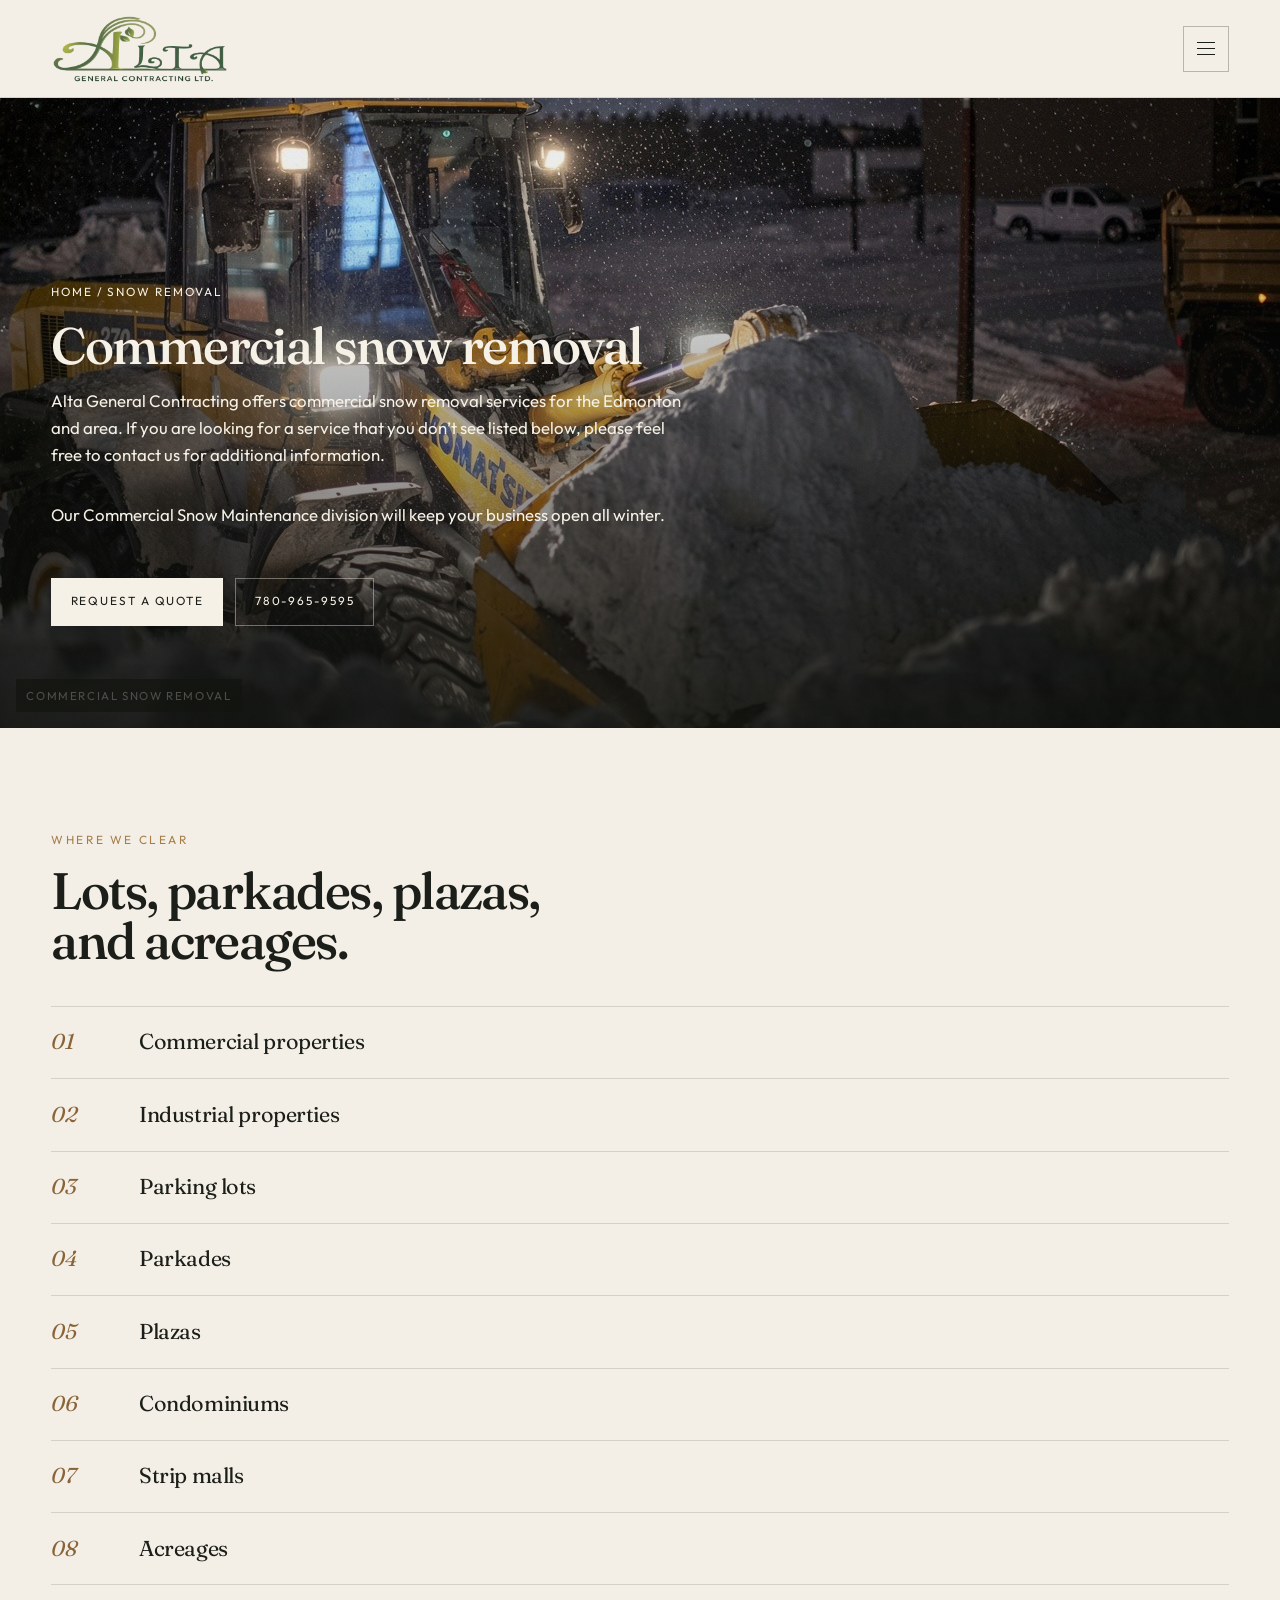
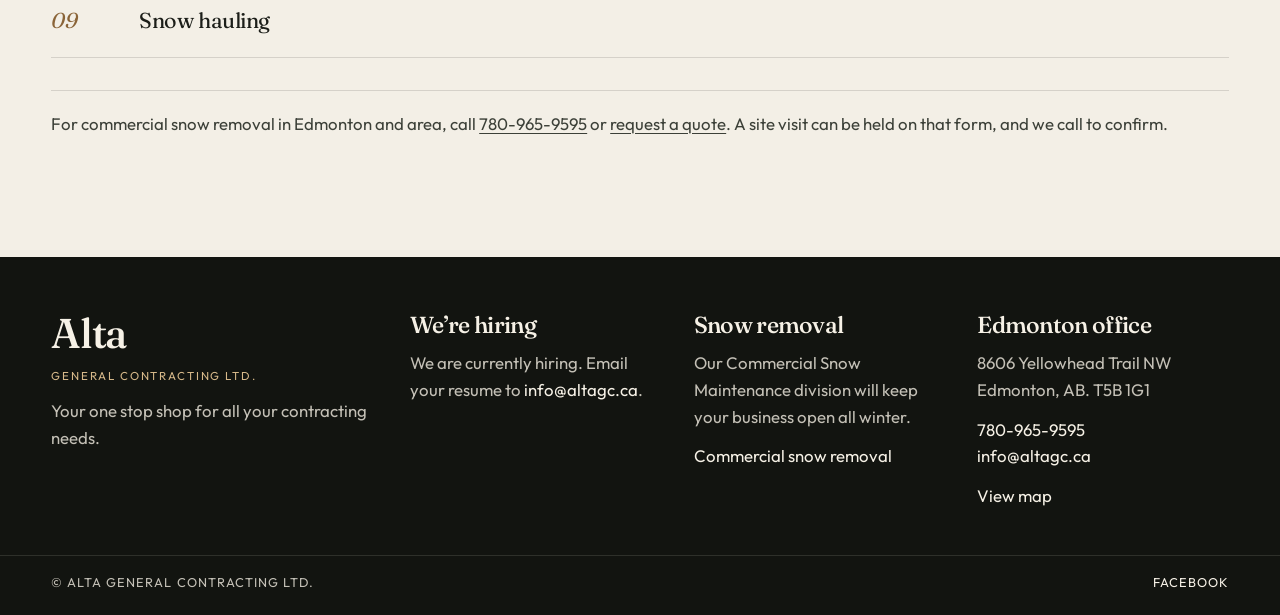
<file: snow.html>
<!DOCTYPE html>
<html lang="en-CA">
<head>
  <meta charset="utf-8">
  <meta name="viewport" content="width=device-width, initial-scale=1">
  <title>Commercial Snow Removal | Alta General Contracting Ltd.</title>
  <meta name="description" content="Commercial snow removal in Edmonton and area: lots, parkades, plazas, condominiums, strip malls, acreages, and snow hauling.">
  <link rel="icon" href="images/logo.png">
  <link rel="preconnect" href="https://fonts.googleapis.com">
  <link rel="preconnect" href="https://fonts.gstatic.com" crossorigin>
  <link href="https://fonts.googleapis.com/css2?family=Fraunces:ital,opsz,wght@0,9..144,460;0,9..144,520;1,9..144,460&family=Outfit:wght@300;400;500&display=swap" rel="stylesheet">
  <link rel="stylesheet" href="css/styles.css">
  <link rel="canonical" href="https://www.altagc.ca/snow.html">
  <meta property="og:title" content="Commercial Snow Removal | Alta General Contracting Ltd.">
  <meta property="og:description" content="Commercial snow removal in Edmonton and area: lots, parkades, plazas, condominiums, strip malls, acreages, and snow hauling.">
  <meta property="og:url" content="https://www.altagc.ca/snow.html">
  <meta property="og:type" content="website">
  <meta property="og:locale" content="en_CA">
  <meta property="og:image" content="https://www.altagc.ca/images/snow.jpg">
  <meta property="og:site_name" content="Alta General Contracting Ltd.">
  <script type="application/ld+json">
{
  "@context": "https://schema.org",
  "@graph": [
    {
      "@type": "GeneralContractor",
      "@id": "https://www.altagc.ca/#business",
      "name": "Alta General Contracting Ltd.",
      "url": "https://www.altagc.ca/",
      "image": "https://www.altagc.ca/images/logo.png",
      "logo": "https://www.altagc.ca/images/logo.png",
      "telephone": "+1-780-965-9595",
      "email": "info@altagc.ca",
      "foundingDate": "1999",
      "slogan": "Your one stop shop for all your contracting needs.",
      "description": "Edmonton general contractor established in 1999, for landscaping, concrete, commercial snow removal, and general contracting.",
      "address": {
        "@type": "PostalAddress",
        "streetAddress": "8606 Yellowhead Trail NW",
        "addressLocality": "Edmonton",
        "addressRegion": "AB",
        "postalCode": "T5B 1G1",
        "addressCountry": "CA"
      },
      "geo": {
        "@type": "GeoCoordinates",
        "latitude": 53.58176,
        "longitude": -113.47315
      },
      "areaServed": {
        "@type": "City",
        "name": "Edmonton"
      },
      "sameAs": [
        "https://www.facebook.com/Alta-General-Contracting-1732578796958495/"
      ],
      "hasOfferCatalog": {
        "@type": "OfferCatalog",
        "name": "Contracting services",
        "itemListElement": [
          {
            "@type": "Offer",
            "itemOffered": {
              "@type": "Service",
              "name": "Landscaping",
              "url": "https://www.altagc.ca/landscaping.html"
            }
          },
          {
            "@type": "Offer",
            "itemOffered": {
              "@type": "Service",
              "name": "Commercial snow removal",
              "url": "https://www.altagc.ca/snow.html"
            }
          },
          {
            "@type": "Offer",
            "itemOffered": {
              "@type": "Service",
              "name": "General contracting",
              "url": "https://www.altagc.ca/contracting.html"
            }
          }
        ]
      }
    },
    {
      "@type": "BreadcrumbList",
      "@id": "https://www.altagc.ca/snow.html#breadcrumb",
      "itemListElement": [
        {
          "@type": "ListItem",
          "position": 1,
          "name": "Home",
          "item": "https://www.altagc.ca/"
        },
        {
          "@type": "ListItem",
          "position": 2,
          "name": "Snow removal",
          "item": "https://www.altagc.ca/snow.html"
        }
      ]
    },
    {
      "@type": "Service",
      "@id": "https://www.altagc.ca/snow.html#service",
      "name": "Snow removal",
      "serviceType": "Snow removal",
      "description": "Commercial snow removal in Edmonton and area for properties, parking lots, parkades, plazas, condominiums, strip malls, acreages, and snow hauling.",
      "url": "https://www.altagc.ca/snow.html",
      "provider": {
        "@id": "https://www.altagc.ca/#business"
      },
      "areaServed": {
        "@type": "City",
        "name": "Edmonton"
      }
    }
  ]
}
  </script>
</head>
<body>
  <a class="skip" href="#main">Skip to content</a>
  <header class="site-header">
    <div class="header-inner">
      <a class="brand" href="index.html"><img src="images/logo.png" alt="Alta General Contracting Ltd." width="1140" height="448"></a>
      <button class="nav-toggle" type="button" aria-expanded="false" aria-controls="site-nav">
        <span class="nav-toggle-lines" aria-hidden="true"></span>
        <span class="sr">Menu</span>
      </button>
      <nav id="site-nav" class="site-nav" aria-label="Primary">
        <a href="about.html">About</a>
        <a href="landscaping.html">Landscaping</a>
        <a href="snow.html" aria-current="page">Snow Removal</a>
        <a href="contracting.html">Contracting</a>
        <a href="gallery.html">Gallery</a>
        <a href="contact.html">Contact</a>
        <a class="nav-phone" href="tel:7809659595">780-965-9595</a>
        <a class="nav-quote" href="quote.html">Request a Quote</a>
      </nav>
    </div>
  </header>
  <main id="main">
    <section class="banner">
      <div class="banner-copy">
        <p class="crumbs"><a href="index.html">Home</a> / Snow removal</p>
        <h1>Commercial snow removal</h1>
        <p>Alta General Contracting offers commercial snow removal services for the Edmonton and area. If you are looking for a service that you don’t see listed below, please feel free to contact us for additional information.</p>
        <p>Our Commercial Snow Maintenance division will keep your business open all winter.</p>
        <div class="banner-actions">
          <a class="btn dark" href="quote.html">Request a quote</a>
          <a class="btn ghost-dark" href="tel:7809659595">780-965-9595</a>
        </div>
      </div>
      <figure class="banner-photo">
        <img src="images/snow.jpg" alt="Wheel loader clearing snow from a commercial lot at night">
        <figcaption class="photo-caption">Commercial snow removal</figcaption>
      </figure>
    </section>
    <section class="section">
      <p class="eyebrow">Where we clear</p>
      <h2 class="display">Lots, parkades, plazas, and acreages.</h2>
      <ol class="service-index">
        <li><span>01</span> Commercial properties</li>
        <li><span>02</span> Industrial properties</li>
        <li><span>03</span> Parking lots</li>
        <li><span>04</span> Parkades</li>
        <li><span>05</span> Plazas</li>
        <li><span>06</span> Condominiums</li>
        <li><span>07</span> Strip malls</li>
        <li><span>08</span> Acreages</li>
        <li><span>09</span> Snow hauling</li>
      </ol>
      <p class="note">For commercial snow removal in Edmonton and area, call <a href="tel:7809659595">780-965-9595</a> or <a href="quote.html">request a quote</a>. A site visit can be held on that form, and we call to confirm.</p>
    </section>
  </main>
  <footer class="site-footer">
    <div class="footer-inner">
      <div class="footer-brand">
        <p class="footer-name">Alta</p>
        <p>General Contracting Ltd.</p>
        <p>Your one stop shop for all your contracting needs.</p>
      </div>
      <div>
        <h2>We’re hiring</h2>
        <p>We are currently hiring. Email your resume to <a href="mailto:info@altagc.ca">info@altagc.ca</a>.</p>
      </div>
      <div>
        <h2>Snow removal</h2>
        <p>Our Commercial Snow Maintenance division will keep your business open all winter.</p>
        <p><a href="snow.html">Commercial snow removal</a></p>
      </div>
      <div>
        <h2>Edmonton office</h2>
        <p>8606 Yellowhead Trail NW<br>Edmonton, AB. T5B 1G1</p>
        <p><a href="tel:7809659595">780-965-9595</a><br><a href="mailto:info@altagc.ca">info@altagc.ca</a></p>
        <p><a href="https://www.google.com/maps/place/8606+Yellowhead+Trail,+Edmonton,+AB+T5B+1G1/@53.58176,-113.47315,17z" rel="noopener">View map</a></p>
      </div>
    </div>
    <div class="subfooter">
      <span>© Alta General Contracting Ltd.</span>
      <a href="https://www.facebook.com/Alta-General-Contracting-1732578796958495/" rel="noopener">Facebook</a>
    </div>
  </footer>
  <script src="js/site.js"></script>
</body>
</html>
</file>
<file: css/styles.css>
:root {
  --ink: #1c1e19;
  --ink-soft: #3c4038;
  --muted: #6f6b62;
  --paper: #f3efe6;
  --paper-2: #e7e1d4;
  --white: #fbf9f4;
  --brass: #8a6438;
  --brass-bright: #a67c49;
  --line: rgba(28, 30, 25, 0.14);
  --line-strong: rgba(28, 30, 25, 0.28);
  --dark: #121410;
  --dark-2: #1c201b;
  --cream: #f6f1e6;
  --serif: "Fraunces", "Iowan Old Style", "Palatino Linotype", Palatino, serif;
  --sans: "Outfit", "Avenir Next", "Segoe UI", sans-serif;
  --pad: clamp(1.25rem, 4vw, 4.25rem);
  --max: 1180px;
  --header: 104px;
}

*,
*::before,
*::after {
  box-sizing: border-box;
}

[hidden] {
  display: none !important;
}

html {
  scroll-behavior: smooth;
}

body {
  margin: 0;
  background: var(--paper);
  color: var(--ink);
  font-family: var(--sans);
  font-weight: 400;
  font-size: 1.05rem;
  line-height: 1.6;
  text-rendering: optimizeLegibility;
}

img {
  max-width: 100%;
  display: block;
}

a {
  color: inherit;
  text-decoration-thickness: 1px;
  text-underline-offset: 0.18em;
}

a:hover {
  color: var(--brass);
}

button,
input,
select,
textarea {
  font: inherit;
  color: inherit;
}

::selection {
  background: #e6d3b4;
  color: var(--ink);
}

.skip {
  position: absolute;
  left: 1rem;
  top: -4rem;
  background: var(--ink);
  color: var(--cream);
  padding: 0.6rem 0.9rem;
  z-index: 20;
}

.skip:focus {
  top: 1rem;
}

.sr {
  position: absolute;
  width: 1px;
  height: 1px;
  padding: 0;
  margin: -1px;
  overflow: hidden;
  clip: rect(0, 0, 0, 0);
  border: 0;
}

.site-header {
  position: sticky;
  top: 0;
  z-index: 30;
  background: var(--paper);
  border-bottom: 1px solid var(--line);
}

.preview-bar {
  padding: 0.55rem 1.25rem;
  background: var(--ink);
  color: var(--cream);
  text-align: center;
  font-size: 0.82rem;
  line-height: 1.4;
}

.preview-bar a {
  color: #e7d3b0;
}

.header-inner {
  max-width: 1440px;
  margin: 0 auto;
  padding: 0.85rem var(--pad);
  display: flex;
  align-items: center;
  gap: 1.5rem;
}

.brand {
  display: flex;
  align-items: center;
  flex: 0 0 auto;
  text-decoration: none;
}

.brand img {
  height: 70px;
  width: auto;
}

.site-nav {
  margin-left: auto;
  display: flex;
  align-items: center;
  gap: 0.9rem;
}

.site-nav a {
  text-decoration: none;
  font-size: 0.72rem;
  letter-spacing: 0.12em;
  text-transform: uppercase;
  color: var(--ink-soft);
  white-space: nowrap;
  background-image: linear-gradient(currentColor, currentColor);
  background-repeat: no-repeat;
  background-position: left bottom;
  background-size: 0 1px;
}

.site-nav a:hover,
.site-nav a[aria-current="page"] {
  color: var(--ink);
}

.site-nav a[aria-current="page"]:not(.nav-quote) {
  background-size: 100% 1px;
}

.nav-phone {
  letter-spacing: 0.08em !important;
  color: var(--ink) !important;
}

.nav-quote {
  background: var(--ink);
  color: var(--cream) !important;
  padding: 0.75rem 0.95rem;
  letter-spacing: 0.16em !important;
}

.nav-quote:hover {
  background: var(--brass);
  color: var(--cream) !important;
}

.nav-toggle {
  display: none;
  position: relative;
  z-index: 40;
  margin-left: auto;
  width: 46px;
  height: 46px;
  border: 1px solid var(--line-strong);
  background: var(--paper);
  align-items: center;
  justify-content: center;
  cursor: pointer;
}

.nav-toggle-lines,
.nav-toggle-lines::before,
.nav-toggle-lines::after {
  display: block;
  width: 18px;
  height: 1px;
  background: var(--ink);
  position: relative;
}

.nav-toggle-lines::before,
.nav-toggle-lines::after {
  content: "";
  position: absolute;
  left: 0;
}

.nav-toggle-lines::before {
  top: -6px;
}

.nav-toggle-lines::after {
  top: 6px;
}

.nav-toggle.is-open .nav-toggle-lines {
  background: transparent;
}

.nav-toggle.is-open .nav-toggle-lines::before {
  top: 0;
  transform: rotate(45deg);
}

.nav-toggle.is-open .nav-toggle-lines::after {
  top: 0;
  transform: rotate(-45deg);
}

.hero {
  position: relative;
  display: block;
  min-height: 78vh;
  background: var(--dark);
  color: var(--cream);
  overflow: hidden;
}

.hero-copy {
  position: relative;
  z-index: 1;
  display: flex;
  flex-direction: column;
  align-items: flex-start;
  justify-content: flex-end;
  width: min(1440px, 100%);
  min-height: 78vh;
  margin-right: auto;
  margin-left: auto;
  padding: clamp(3.5rem, 8vw, 6.5rem) var(--pad);
}

.eyebrow,
.kicker {
  margin: 0 0 1rem;
  font-size: 0.74rem;
  letter-spacing: 0.22em;
  text-transform: uppercase;
  color: var(--brass-bright);
}

.hero h1,
.banner h1,
.section-head h2,
.quote-intro h1,
.page-title,
.display {
  font-family: var(--serif);
  font-weight: 520;
  letter-spacing: -0.03em;
  line-height: 0.98;
  margin: 0;
}

.display {
  font-size: clamp(2.2rem, 4vw, 3.4rem);
  max-width: 16ch;
}

.hero h1 {
  max-width: 14em;
  color: var(--cream);
  font-size: clamp(2.5rem, 4.6vw, 4.15rem);
  line-height: 1.05;
}

.hero .lede {
  max-width: 36em;
  margin: 1rem 0 0;
  font-size: 1.15rem;
  font-weight: 300;
  color: rgba(246, 241, 230, 0.9);
}

.pull em {
  font-style: italic;
  font-weight: 460;
  color: #e7d3b0;
}

.hero-actions,
.banner-actions {
  display: flex;
  flex-wrap: wrap;
  gap: 0.75rem;
  margin-top: 2rem;
}

.btn {
  display: inline-flex;
  align-items: center;
  justify-content: center;
  min-height: 48px;
  padding: 0.85rem 1.15rem;
  background: var(--cream);
  color: var(--ink);
  text-decoration: none;
  border: 1px solid var(--cream);
  font-size: 0.74rem;
  letter-spacing: 0.16em;
  text-transform: uppercase;
  cursor: pointer;
}

.btn:hover {
  background: var(--brass-bright);
  border-color: var(--brass-bright);
  color: var(--dark);
}

.btn.dark {
  background: var(--ink);
  border-color: var(--ink);
  color: var(--cream);
}

.btn.dark:hover {
  background: var(--brass);
  border-color: var(--brass);
  color: var(--cream);
}

.btn.ghost {
  background: transparent;
  color: var(--cream);
  border-color: rgba(246, 241, 230, 0.35);
}

.btn.ghost:hover {
  border-color: var(--cream);
  color: var(--cream);
}

.btn.ghost-dark {
  background: transparent;
  color: var(--ink);
  border-color: var(--line-strong);
}

.btn.ghost-dark:hover {
  border-color: var(--ink);
  color: var(--ink);
}

.hero-photo {
  position: absolute;
  inset: 0;
  margin: 0;
  overflow: hidden;
  background: var(--dark-2);
}

.hero-photo::after,
.banner:not(.plain) .banner-photo::after {
  content: "";
  position: absolute;
  inset: 0;
  background: linear-gradient(180deg, rgba(18, 20, 16, 0.08) 20%, rgba(18, 20, 16, 0.78) 100%);
}


.hero-photo img,
.banner-photo img,
.frame img,
.gallery-grid img {
  width: 100%;
  height: 100%;
  object-fit: cover;
}

.hero-photo img {
  position: absolute;
  inset: 0;
  object-position: 30% center;
}

.photo-caption {
  position: absolute;
  left: 1rem;
  bottom: 1rem;
  margin: 0;
  padding: 0.45rem 0.65rem;
  background: rgba(18, 20, 16, 0.72);
  color: var(--cream);
  font-size: 0.72rem;
  letter-spacing: 0.14em;
  text-transform: uppercase;
}

.band,
.section,
.banner-copy,
.quote-intro,
.contact-copy {
  padding: clamp(3.5rem, 8vw, 6.5rem) var(--pad);
}

.section {
  max-width: 1440px;
  margin: 0 auto;
}

.intro-grid,
.quote-layout,
.contact-layout,
.split {
  display: grid;
  grid-template-columns: 1fr 1fr;
  gap: clamp(2rem, 5vw, 5rem);
  align-items: center;
}

.banner {
  align-items: stretch;
}

.intro-grid {
  max-width: 1440px;
  margin: 0 auto;
  padding: clamp(3.5rem, 8vw, 6.5rem) var(--pad);
}

.split p,
.prose p,
.banner-copy p,
.quote-intro p,
.contact-copy p {
  color: var(--ink-soft);
  max-width: 58ch;
}

.prose p {
  max-width: none;
}

h2,
h3 {
  font-family: var(--serif);
  font-weight: 520;
  letter-spacing: -0.03em;
  line-height: 1.05;
}

.intro-grid h2,
.section-head h2,
.quote-intro h1,
.contact-copy h1,
.banner h1 {
  font-size: clamp(2.4rem, 4vw, 4.1rem);
}

.frame {
  position: relative;
  min-height: 460px;
  background: var(--dark-2);
  overflow: hidden;
}

.frame img {
  position: absolute;
  inset: 0;
}

.work {
  border-top: 1px solid var(--line);
}

.work-row {
  display: grid;
  grid-template-columns: 5rem 1fr auto;
  gap: 1.5rem;
  align-items: end;
  padding: 1.8rem var(--pad);
  border-bottom: 1px solid var(--line);
  text-decoration: none;
  max-width: 1440px;
  margin: 0 auto;
}

.work-row:hover {
  background: rgba(255, 252, 247, 0.55);
}

.work-index,
.service-index span {
  font-family: var(--serif);
  font-style: italic;
  color: var(--brass);
  font-size: 1.35rem;
}

.work-row h3 {
  margin: 0 0 0.35rem;
  font-size: clamp(2rem, 3vw, 3rem);
}

.work-row p {
  margin: 0;
  color: var(--muted);
}

.work-go {
  font-size: 0.74rem;
  letter-spacing: 0.16em;
  text-transform: uppercase;
}

.standard {
  background:
    linear-gradient(rgba(243, 239, 230, 0.93), rgba(243, 239, 230, 0.94)),
    url("../images/aggregate.jpg") center / cover;
  border-top: 1px solid var(--line);
  border-bottom: 1px solid var(--line);
}

.pull {
  max-width: 18em;
  margin: 0;
  font-family: var(--serif);
  font-size: clamp(2rem, 3.4vw, 3.15rem);
  font-weight: 460;
  line-height: 1.15;
  letter-spacing: -0.03em;
}

.pillars {
  display: grid;
  grid-template-columns: repeat(3, 1fr);
  gap: 2rem;
}

.pillar {
  padding-top: 1.25rem;
  border-top: 1px solid var(--line-strong);
}

.pillar h3 {
  margin: 0 0 1rem;
  font-size: 1.7rem;
}

.pillar ul {
  margin: 0;
  padding: 0;
  list-style: none;
}

.pillar li {
  padding: 0.45rem 0;
  border-bottom: 1px solid var(--line);
  color: var(--ink-soft);
}

.reviews {
  background: var(--dark);
  color: var(--cream);
}

.reviews .section {
  padding-top: clamp(3.5rem, 8vw, 6.5rem);
  padding-bottom: clamp(3.5rem, 8vw, 6.5rem);
}

.reviews .eyebrow {
  color: #d7b98a;
}

.quote-list {
  display: grid;
  gap: 0;
  margin-top: 2.5rem;
}

.quote {
  padding: 2rem 0;
  border-top: 1px solid rgba(246, 241, 230, 0.14);
}

.quote blockquote {
  margin: 0;
  max-width: none;
  font-family: var(--serif);
  font-weight: 460;
  font-size: clamp(1.45rem, 2.2vw, 1.85rem);
  line-height: 1.35;
  letter-spacing: -0.02em;
}

.quote footer {
  display: flex;
  gap: 1rem;
  margin-top: 1.1rem;
  font-size: 0.78rem;
  letter-spacing: 0.14em;
  text-transform: uppercase;
  color: rgba(246, 241, 230, 0.68);
}

.quote cite {
  font-style: normal;
  color: var(--cream);
}

.banner {
  position: relative;
  display: block;
  min-height: 70vh;
  background: var(--dark);
  color: var(--cream);
  overflow: hidden;
}

.banner .banner-copy {
  position: relative;
  z-index: 1;
  min-height: 70vh;
  justify-content: flex-end;
}

.banner .banner-copy p,
.banner h1,
.banner .crumbs,
.banner .crumbs a,
.banner .sectors {
  color: var(--cream);
}

.banner .btn.dark {
  background: var(--cream);
  border-color: var(--cream);
  color: var(--ink);
}

.banner .btn.ghost-dark {
  color: var(--cream);
  border-color: rgba(246, 241, 230, 0.4);
}

.banner.plain {
  display: block;
  min-height: 0;
  background: var(--paper);
  color: var(--ink);
  overflow: visible;
}

.banner.plain .banner-copy {
  min-height: 0;
  max-width: 1440px;
  background: none;
}

.banner.plain .banner-copy p,
.banner.plain h1,
.banner.plain .crumbs,
.banner.plain .sectors {
  color: inherit;
}

.banner.plain .crumbs a {
  color: var(--brass);
}

.banner.plain .btn.dark {
  background: var(--ink);
  border-color: var(--ink);
  color: var(--cream);
}

.banner.plain .btn.ghost-dark {
  color: var(--ink);
  border-color: var(--line-strong);
}

.banner-copy {
  display: flex;
  flex-direction: column;
  justify-content: flex-end;
  width: min(1440px, 100%);
  margin-right: auto;
  margin-left: auto;
}

.banner-copy .eyebrow a {
  color: var(--brass);
  text-decoration: none;
}

.banner-photo {
  position: absolute;
  inset: 0;
  margin: 0;
  min-height: 0;
  background: var(--dark-2);
  overflow: hidden;
}

.banner-photo img {
  position: absolute;
  inset: 0;
}

.crumbs {
  margin: 0 0 1.2rem;
  font-size: 0.74rem;
  letter-spacing: 0.16em;
  text-transform: uppercase;
  color: var(--muted);
}

.crumbs a {
  color: var(--brass);
  text-decoration: none;
}

.service-index {
  list-style: none;
  margin: 2.5rem 0 0;
  padding: 0;
  border-top: 1px solid var(--line);
}

.service-index a {
  color: inherit;
  text-decoration: none;
}

.service-index a:hover {
  color: var(--brass);
}

.faq-list {
  display: grid;
  gap: 1.4rem;
  max-width: none;
  margin: 2rem 0 0;
}

.faq-list div {
  padding-top: 1.15rem;
  border-top: 1px solid var(--line);
}

.faq-list dt {
  font-family: var(--serif);
  font-size: clamp(1.35rem, 2vw, 1.8rem);
  letter-spacing: -0.02em;
}

.faq-list dd {
  margin: 0.45rem 0 0;
  color: var(--ink-soft);
}

.faq-list a {
  color: var(--brass);
}

.service-index li {
  display: grid;
  grid-template-columns: 4.5rem 1fr;
  gap: 1rem;
  align-items: baseline;
  padding: 1.15rem 0;
  border-bottom: 1px solid var(--line);
  font-size: 1.35rem;
  font-family: var(--serif);
  letter-spacing: -0.02em;
}

.scope {
  display: grid;
  grid-template-columns: repeat(3, 1fr);
  gap: 0 2.5rem;
  margin-top: 2.5rem;
  border-top: 1px solid var(--line);
}

.scope a {
  padding: 1rem 0;
  border-bottom: 1px solid var(--line);
  font-family: var(--serif);
  font-size: 1.28rem;
  letter-spacing: -0.02em;
  line-height: 1.25;
  text-decoration: none;
  color: inherit;
}

.scope a:hover,
.scope a:focus-visible {
  color: var(--brass);
}

.sectors {
  display: flex;
  flex-wrap: wrap;
  gap: 0.8rem 1.4rem;
  margin: 2rem 0 0;
  padding: 0;
  list-style: none;
  font-size: 0.74rem;
  letter-spacing: 0.2em;
  text-transform: uppercase;
}

.sectors li {
  position: relative;
}

.sectors li + li::before {
  content: "";
  display: inline-block;
  width: 4px;
  height: 4px;
  margin-right: 1.4rem;
  border-radius: 50%;
  background: var(--brass);
  transform: translateY(-2px);
}

.note {
  margin-top: 2rem;
  padding-top: 1.25rem;
  border-top: 1px solid var(--line);
  color: var(--ink-soft);
}

.gallery-grid {
  display: grid;
  grid-template-columns: repeat(auto-fill, minmax(280px, 1fr));
  align-items: start;
  gap: 1rem;
  padding: 1rem var(--pad) 4rem;
  max-width: 1440px;
  margin: 0 auto;
}

.gallery-grid figure {
  margin: 0;
  position: relative;
  aspect-ratio: 4 / 3;
  background: var(--dark);
  cursor: zoom-in;
  overflow: hidden;
}

.gallery-grid img {
  position: absolute;
  inset: 0;
  width: 100%;
  height: 100%;
  object-fit: cover;
}

.gallery-grid figcaption {
  position: absolute;
  left: 0;
  right: 0;
  bottom: 0;
  margin: 0;
  padding: 1.3rem 1.1rem 1rem;
  background: linear-gradient(transparent, rgba(18, 20, 16, 0.82));
  color: var(--cream);
}

.gallery-grid strong {
  display: block;
  font-family: var(--serif);
  font-size: 1.45rem;
  font-weight: 520;
  letter-spacing: -0.02em;
}

.gallery-grid span {
  display: block;
  margin-top: 0.2rem;
  font-size: 0.75rem;
  letter-spacing: 0.14em;
  text-transform: uppercase;
  color: rgba(246, 241, 230, 0.75);
}

.lightbox {
  position: fixed;
  inset: 0;
  z-index: 50;
  background: rgba(12, 13, 11, 0.92);
  display: none;
  align-items: center;
  justify-content: center;
  padding: 4vh 4vw;
}

.lightbox.is-open {
  display: flex;
}

.lightbox img {
  max-width: min(1200px, 100%);
  max-height: 86vh;
  width: auto;
  height: auto;
  object-fit: contain;
}

.lightbox button {
  position: absolute;
  top: 1rem;
  right: 1rem;
  background: transparent;
  color: var(--cream);
  border: 1px solid rgba(246, 241, 230, 0.35);
  padding: 0.6rem 0.8rem;
  letter-spacing: 0.14em;
  text-transform: uppercase;
  font-size: 0.72rem;
  cursor: pointer;
}

.quote-layout,
.contact-layout {
  align-items: start;
  max-width: 1440px;
  margin: 0 auto;
  padding-bottom: clamp(3.5rem, 7vw, 6rem);
}

.contact-layout {
  align-items: stretch;
  padding: clamp(3.5rem, 8vw, 6.5rem) var(--pad) clamp(3.5rem, 7vw, 6rem);
}

.contact-layout .contact-copy {
  padding: 0;
}

form {
  display: grid;
  gap: 1.15rem;
  padding: clamp(1.5rem, 3vw, 2.4rem);
  background: var(--white);
  border: 1px solid var(--line);
}

.field {
  display: grid;
  gap: 0.4rem;
}

.field span,
.fieldset legend {
  font-size: 0.72rem;
  letter-spacing: 0.16em;
  text-transform: uppercase;
  color: var(--muted);
}

.field input,
.field select,
.field textarea {
  width: 100%;
  border: 0;
  border-bottom: 1px solid var(--line-strong);
  background: transparent;
  padding: 0.7rem 0;
  border-radius: 0;
  outline: none;
}

.field textarea {
  min-height: 140px;
  resize: vertical;
}

.field input:focus,
.field select:focus,
.field textarea:focus {
  border-bottom-color: var(--brass);
}

.choices {
  display: flex;
  flex-wrap: wrap;
  gap: 0.6rem 0.75rem;
  border: 0;
  margin: 0;
  padding: 0.2rem 0 0;
}

.choices legend {
  flex-basis: 100%;
  padding: 0;
  font-size: 0.72rem;
  font-weight: 400;
  letter-spacing: 0.16em;
  text-transform: uppercase;
  color: var(--muted);
}

.choices label {
  display: flex;
  gap: 0.45rem;
  align-items: center;
  padding: 0.55rem 0.7rem;
  border: 1px solid var(--line);
  cursor: pointer;
}

.choices input {
  accent-color: var(--brass);
}

.intent {
  display: grid;
  grid-template-columns: 1fr 1fr;
  gap: 0.65rem;
  margin: 0 0 0.4rem;
}

.intent-option {
  margin: 0;
  padding: 1rem 1rem 0.9rem;
  border: 1px solid var(--line-strong);
  background: transparent;
  text-align: left;
  cursor: pointer;
}

.intent-option span {
  display: block;
  font-family: var(--serif);
  font-size: 1.35rem;
  letter-spacing: -0.03em;
  line-height: 1.1;
}

.intent-option small {
  display: block;
  margin-top: 0.4rem;
  color: var(--muted);
  font-size: 0.92rem;
  line-height: 1.4;
}

.intent-option.is-selected {
  background: var(--ink);
  border-color: var(--ink);
  color: var(--cream);
}

.intent-option.is-selected small {
  color: rgba(246, 241, 230, 0.74);
}

.form-note {
  margin: 0;
  padding: 0.9rem 1rem;
  background: #efe6d4;
  color: var(--ink);
}

.map-frame {
  position: relative;
  height: 100%;
  min-height: 520px;
  background: var(--paper-2);
  border: 1px solid var(--line);
}

.map-frame iframe {
  position: absolute;
  inset: 0;
  width: 100%;
  height: 100%;
  border: 0;
  filter: grayscale(1) contrast(0.95);
}

.contact-list {
  list-style: none;
  margin: 2rem 0 0;
  padding: 0;
}

.contact-list li {
  padding: 1rem 0;
  border-top: 1px solid var(--line);
}

.contact-list a {
  text-decoration: none;
}

.contact-list strong {
  display: block;
  font-size: 0.72rem;
  letter-spacing: 0.16em;
  text-transform: uppercase;
  font-weight: 500;
  color: var(--muted);
  margin-bottom: 0.25rem;
}

.site-footer {
  background: var(--dark);
  color: rgba(246, 241, 230, 0.78);
}

.footer-inner {
  max-width: 1440px;
  margin: 0 auto;
  padding: 3.5rem var(--pad) 2rem;
  display: grid;
  grid-template-columns: 1.3fr 1fr 1fr 1fr;
  gap: 2rem;
}

.site-footer h2 {
  margin: 0 0 0.8rem;
  color: var(--cream);
  font-size: 1.45rem;
}

.site-footer p {
  margin: 0 0 0.8rem;
}

.site-footer a {
  color: var(--cream);
  text-decoration: none;
}

.site-footer a:hover {
  color: #e7d3b0;
}

.footer-name {
  margin: 0;
  font-family: var(--serif);
  font-size: 2.6rem;
  font-weight: 520;
  letter-spacing: -0.03em;
  color: var(--cream);
  line-height: 1;
}

.footer-brand p:nth-child(2) {
  margin-top: 0.35rem;
  letter-spacing: 0.16em;
  text-transform: uppercase;
  font-size: 0.72rem;
  color: #d7b98a;
}

.services {
  display: grid;
  grid-template-columns: repeat(3, 1fr);
  background: var(--dark);
  container-type: inline-size;
}

.services a {
  position: relative;
  display: flex;
  flex-direction: column;
  justify-content: flex-end;
  min-height: 32rem;
  padding: 2rem 1.6rem 1.7rem;
  overflow: hidden;
  background: var(--dark);
  color: var(--cream);
  text-decoration: none;
}

.services a:first-child {
  padding-left: max(var(--pad), calc((100cqi - 1440px) / 2 + var(--pad)));
}

.services a + a {
  box-shadow: inset 1px 0 0 rgba(246, 241, 230, 0.16);
}

.services img {
  position: absolute;
  inset: 0;
  width: 100%;
  height: 100%;
  object-fit: cover;
  filter: saturate(0.42) brightness(0.86);
}

.services a::after {
  content: "";
  position: absolute;
  inset: 0;
  background: linear-gradient(180deg, rgba(18, 20, 16, 0.05) 28%, rgba(18, 20, 16, 0.82) 100%);
}

.service-copy {
  position: relative;
  z-index: 1;
}

.services h2 {
  margin: 0 0 0.9rem;
  font-family: var(--serif);
  font-weight: 520;
  font-size: clamp(1.85rem, 2.5vw, 2.45rem);
  letter-spacing: -0.03em;
  line-height: 1.05;
  color: var(--cream);
}

.services ul {
  margin: 0;
  padding: 0;
  list-style: none;
}

.services li {
  padding: 0.42rem 0;
  border-top: 1px solid rgba(246, 241, 230, 0.22);
  color: rgba(246, 241, 230, 0.86);
}

.services a:hover h2,
.services a:focus-visible h2 {
  color: #e7d3b0;
}

.services a:focus-visible {
  outline: 2px solid var(--cream);
  outline-offset: -4px;
}

.quote-band {
  display: flex;
  flex-direction: column;
  align-items: center;
  gap: 1.6rem;
  padding: clamp(3rem, 6vw, 4.75rem) var(--pad);
  background: var(--dark);
  color: var(--cream);
  text-align: center;
}

.quote-band p {
  max-width: 40rem;
  margin: 0;
  font-family: var(--serif);
  font-size: clamp(1.45rem, 2.4vw, 2rem);
  font-weight: 460;
  line-height: 1.35;
  letter-spacing: -0.02em;
}

.proof {
  display: grid;
  grid-template-columns: minmax(0, 0.92fr) minmax(0, 1.08fr);
  align-items: center;
  gap: clamp(1.75rem, 4vw, 3.5rem);
  max-width: 1440px;
  margin: 0 auto;
  padding: clamp(3.5rem, 7vw, 5.5rem) var(--pad);
}

.proof-copy {
  max-width: 36rem;
}

.proof-copy .eyebrow {
  color: var(--brass);
}

.proof-copy h2 {
  margin: 0 0 1rem;
  font-size: clamp(2.2rem, 4vw, 3.3rem);
}

.proof-copy p {
  margin: 0 0 1.4rem;
  color: var(--ink-soft);
}

.proof-grid {
  display: grid;
  grid-template-columns: 1fr 1fr;
  gap: 0.65rem;
  margin: 0;
}

.proof-grid a {
  position: relative;
  display: block;
  aspect-ratio: 4 / 3;
  overflow: hidden;
  background: var(--dark);
  text-decoration: none;
}

.proof-grid img {
  width: 100%;
  height: 100%;
  object-fit: cover;
}

.proof-grid span {
  position: absolute;
  left: 0.55rem;
  bottom: 0.55rem;
  padding: 0.28rem 0.42rem;
  background: rgba(18, 20, 16, 0.72);
  color: var(--cream);
  font-size: 0.68rem;
  letter-spacing: 0.12em;
  text-transform: uppercase;
}

.gallery-grid.pair {
  grid-template-columns: 1fr 1fr;
}

.gallery-grid.pair figure,
.gallery-grid.pair figure:first-child {
  grid-row: auto;
  min-height: 72vh;
}

.subfooter {
  max-width: 1440px;
  margin: 0 auto;
  padding: 1rem var(--pad) 1.4rem;
  border-top: 1px solid rgba(246, 241, 230, 0.12);
  display: flex;
  justify-content: space-between;
  gap: 1rem;
  font-size: 0.8rem;
  letter-spacing: 0.08em;
  text-transform: uppercase;
}

@media (max-width: 1360px) {
  .nav-toggle {
    display: inline-flex;
  }

  .site-nav {
    position: fixed;
    inset: 0 0 0 auto;
    width: min(420px, 100%);
    margin: 0;
    padding: 6rem 2rem 2rem;
    flex-direction: column;
    align-items: flex-start;
    gap: 1.3rem;
    z-index: 35;
    background: var(--dark);
    clip-path: inset(0 0 0 100%);
    visibility: hidden;
    transition: clip-path 0.25s ease, visibility 0.25s ease;
  }

  .site-nav.is-open {
    clip-path: inset(0 0 0 0);
    visibility: visible;
  }

  .site-nav a,
  .site-nav a[aria-current="page"],
  .site-nav .nav-phone {
    color: var(--cream) !important;
    font-size: 1rem;
    letter-spacing: 0.12em;
  }

  .site-nav .nav-quote {
    margin-top: 0.5rem;
    background: var(--cream);
    color: var(--ink) !important;
  }
}

@media (max-width: 860px) {
  .hero,
  .intro-grid,
  .banner,
  .quote-layout,
  .contact-layout,
  .split,
  .pillars,
  .footer-inner,
  .gallery-grid {
    grid-template-columns: 1fr;
  }

  .services,
  .proof {
    grid-template-columns: 1fr;
  }

  .scope {
    grid-template-columns: 1fr 1fr;
    gap: 0 1.25rem;
  }

  .services a,
  .services a:first-child {
    min-height: 22rem;
    padding: 1.5rem var(--pad);
  }

  .services a + a {
    box-shadow: inset 0 1px 0 rgba(246, 241, 230, 0.16);
  }

  .proof-grid {
    grid-template-columns: 1fr 1fr;
  }

  .banner-photo {
    position: absolute;
    inset: 0;
    min-height: 0;
    order: 0;
  }

  .gallery-grid figure {
    grid-row: auto;
    min-height: 0;
  }

  .work-row {
    grid-template-columns: 3rem 1fr;
  }

  .work-go {
    display: none;
  }

  .subfooter {
    flex-direction: column;
  }

  .hero h1 {
    max-width: none;
  }
}

.book-summary {
  margin-top: 2rem;
  padding-top: 1.25rem;
  border-top: 1px solid var(--line);
  font-family: var(--serif);
  font-size: 1.45rem;
  line-height: 1.3;
  letter-spacing: -0.02em;
  color: var(--ink);
}

#book-status:empty {
  display: none;
}

.book-schedule {
  display: grid;
  gap: 1.1rem;
}

.cal-nav {
  display: flex;
  align-items: center;
  justify-content: space-between;
  gap: 0.75rem;
  margin-bottom: 0.85rem;
}

.cal-nav h2 {
  margin: 0;
  font-size: 1.35rem;
}

.cal-shift {
  width: 42px;
  height: 42px;
  border: 1px solid var(--line-strong);
  background: transparent;
  cursor: pointer;
}

.cal-shift:hover:not(:disabled) {
  border-color: var(--ink);
}

.cal-shift:disabled {
  opacity: 0.35;
  cursor: default;
}

.cal-week,
.cal-grid {
  display: grid;
  grid-template-columns: repeat(7, 1fr);
  gap: 0.35rem;
}

.cal-week {
  margin-bottom: 0.35rem;
  font-size: 0.68rem;
  letter-spacing: 0.12em;
  text-transform: uppercase;
  color: var(--muted);
  text-align: center;
}

.cal-day,
.cal-blank {
  aspect-ratio: 1;
}

.cal-day {
  border: 1px solid transparent;
  background: transparent;
  font-family: var(--serif);
  font-size: 1.05rem;
  cursor: pointer;
}

.cal-day:hover:not(:disabled) {
  border-color: var(--line-strong);
}

.cal-day.is-selected {
  background: var(--ink);
  color: var(--cream);
}

.cal-day.is-closed {
  color: rgba(28, 30, 25, 0.28);
  cursor: default;
}

.cal-day:focus-visible,
.time-slot:focus-visible,
.cal-shift:focus-visible {
  outline: 2px solid var(--brass);
  outline-offset: 2px;
}

.time-grid {
  display: flex;
  flex-wrap: wrap;
  gap: 0.5rem;
}

.time-slot {
  border: 1px solid var(--line-strong);
  background: transparent;
  padding: 0.7rem 0.8rem;
  cursor: pointer;
  letter-spacing: 0.04em;
}

.time-slot.is-selected {
  background: var(--ink);
  border-color: var(--ink);
  color: var(--cream);
}

.book-done {
  padding: clamp(1.5rem, 3vw, 2.4rem);
  background: var(--white);
  border: 1px solid var(--line);
}

.book-done h2 {
  margin: 0 0 1rem;
  font-size: clamp(2rem, 4vw, 3rem);
}

.book-id {
  font-family: var(--serif);
  font-size: 1.8rem;
  letter-spacing: 0.08em;
  margin: 0 0 0.8rem;
}

@media (max-width: 860px) {
  .book-schedule,
  .intent {
    grid-template-columns: 1fr;
  }
}

@keyframes rise {
  from {
    opacity: 0;
    transform: translateY(18px);
  }
  to {
    opacity: 1;
    transform: none;
  }
}

@keyframes settle {
  from {
    transform: scale(1.06);
  }
  to {
    transform: scale(1);
  }
}

@media (prefers-reduced-motion: no-preference) {
  .hero-copy > * {
    animation: rise 0.9s cubic-bezier(0.22, 0.7, 0.2, 1) both;
  }

  .hero-copy > *:nth-child(2) { animation-delay: 0.08s; }
  .hero-copy > *:nth-child(3) { animation-delay: 0.16s; }
  .hero-copy > *:nth-child(4) { animation-delay: 0.24s; }

  .banner-copy > * {
    animation: rise 0.85s cubic-bezier(0.22, 0.7, 0.2, 1) both;
  }

  .banner-copy > *:nth-child(2) { animation-delay: 0.08s; }
  .banner-copy > *:nth-child(3) { animation-delay: 0.16s; }
  .banner-copy > *:nth-child(4) { animation-delay: 0.24s; }

  .hero-photo img,
  .banner-photo img {
    animation: settle 1.5s cubic-bezier(0.22, 0.7, 0.2, 1) both;
  }

  .btn,
  .nav-quote,
  .cal-day,
  .time-slot,
  .cal-shift,
  .work-row,
  .work-row h3,
  .work-go {
    transition:
      background-color 0.3s ease,
      color 0.3s ease,
      border-color 0.3s ease,
      transform 0.45s cubic-bezier(0.22, 0.7, 0.2, 1);
  }

  .site-nav a:not(.nav-quote) {
    transition: color 0.3s ease, background-size 0.4s ease;
  }

  .site-nav a:not(.nav-quote):not(.nav-phone):hover,
  .site-nav a:not(.nav-quote):not(.nav-phone)[aria-current="page"] {
    background-size: 100% 1px;
  }

  .work-row:hover h3,
  .work-row:hover .work-go {
    transform: translateX(8px);
  }

  .frame img,
  .gallery-grid img {
    transition: transform 1.15s cubic-bezier(0.22, 0.7, 0.2, 1);
  }

  .frame:hover img,
  .gallery-grid figure:hover img,
  .proof-grid a:hover img {
    transform: scale(1.045);
  }

  .proof-grid img,
  .services img {
    transition: transform 1.15s cubic-bezier(0.22, 0.7, 0.2, 1);
  }

  .services a:hover img,
  .services a:focus-visible img {
    transform: scale(1.045);
  }

  .nav-toggle-lines,
  .nav-toggle-lines::before,
  .nav-toggle-lines::after {
    transition: transform 0.3s ease, top 0.3s ease, background-color 0.2s ease;
  }

  @supports (animation-timeline: view()) {
    .intro-grid > *,
    .work-row,
    .pillar,
    .quote {
      animation: rise linear both;
      animation-timeline: view();
      animation-range: entry 0% entry 40%;
    }
  }
}

@media (prefers-reduced-motion: reduce) {
  html {
    scroll-behavior: auto;
  }

  *,
  *::before,
  *::after {
    animation: none !important;
    transition: none !important;
  }
}
</file>
